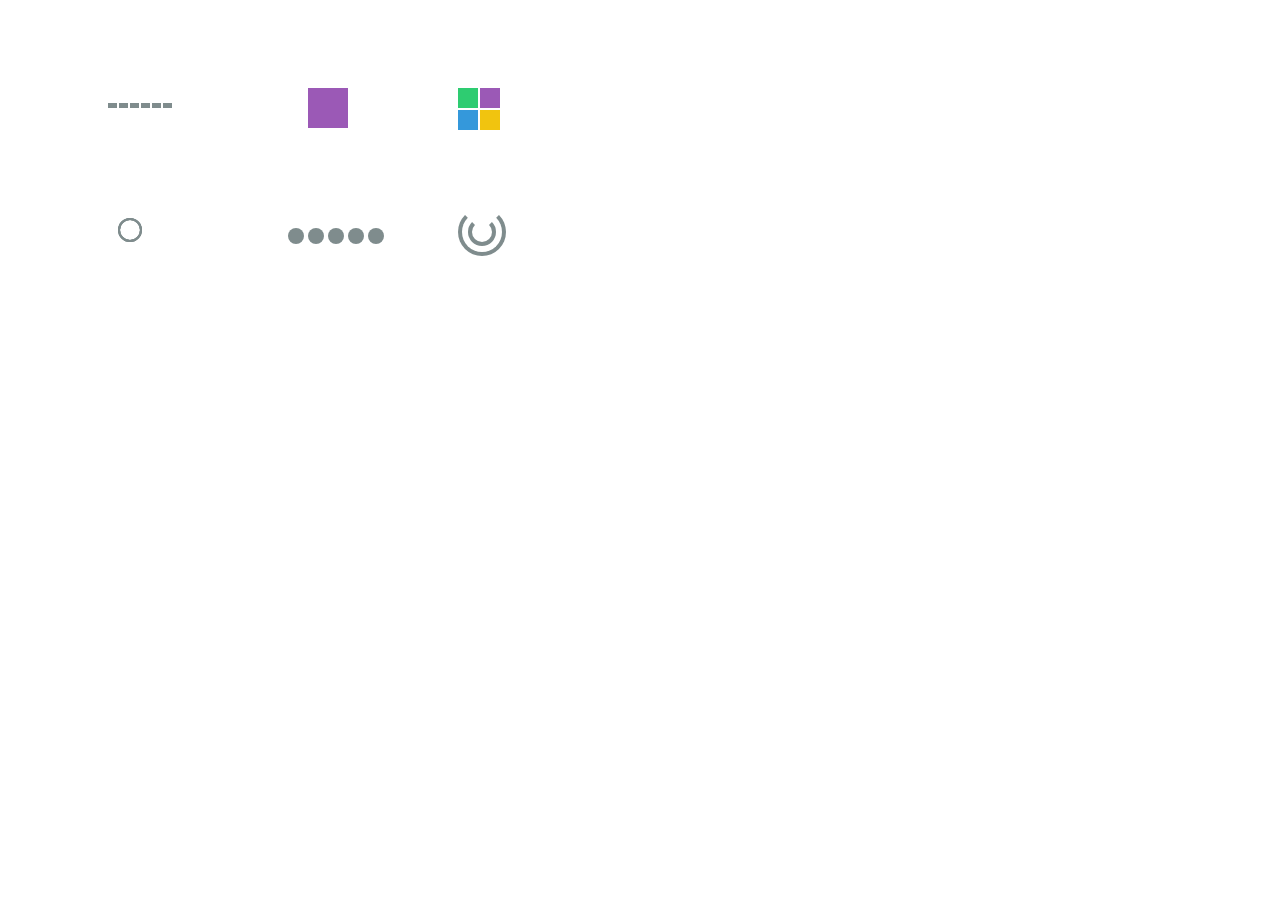
<file: index.html>
<!DOCTYPE html>
<html>
	<head>
		<meta charset="utf-8" />
		<title>加载动画</title>
		<link rel="stylesheet" type="text/css" href="css/index.css"/>
	</head>
	<body>
		<div class="preloader_1">
			<span></span>
			<span></span>
			<span></span>
			<span></span>
			<span></span>
			<span></span>
		</div>
		<div class="preloader_2">
			<span></span>
			<span></span>
			<span></span>
			<span></span>
		</div>
		<div class="box3"> 
			<span></span>
			<span></span>
		</div>
		<div class="box4">
			<span></span>
			<span></span>
			<span></span>
			<span></span>
			<span></span>
		</div>
		<div class="box5">
			<span></span>
			<span></span>
			<span></span>
		</div>
		
		<div class="preloader_6">
			<span></span>
			<span></span>
			<span></span>
			<span></span>
		</div>
	</body>
</html>
</file>
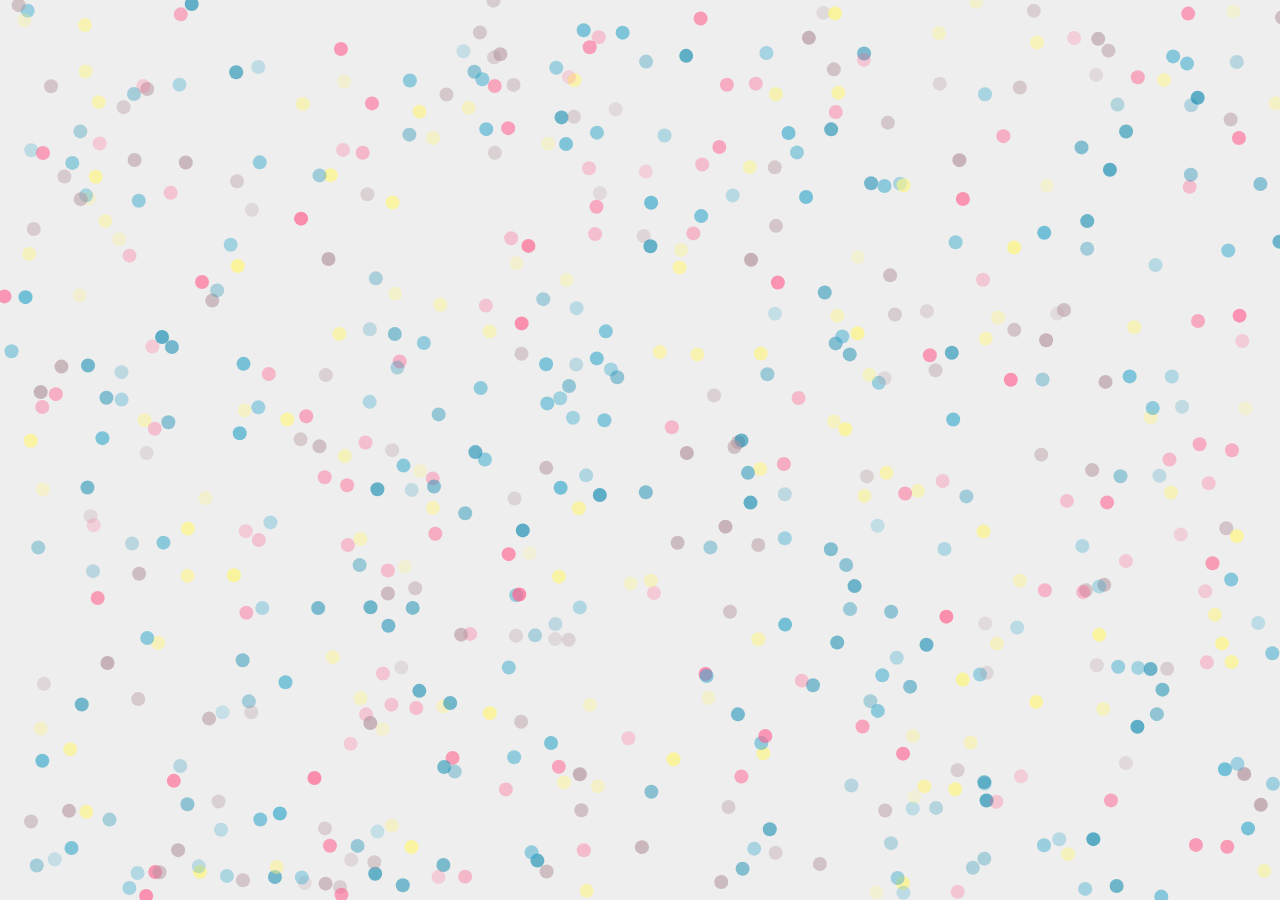
<file: grain/index.html>
<!DOCTYPE html>
<html>
  <head>
    <meta charset="UTF-8">
    <!-- <title>HTML5像素文字爆炸重组动画特效DEMO演示</title> -->
    <link rel="stylesheet" href="css/index.css" media="screen" type="text/css" />
  </head>
  <body>
    <canvas id="text" width="500" height="100"></canvas>
    <canvas id="stage" width="500" height="100"></canvas>
    <input type="text" id="inputText" value="HELLO" style="display: none;" />
<!--   <form id="form">
      <input type="text" id="inputText" value="HELLO" />
      <input type="submit" value="TRY IT" />
  </form> -->
    <!-- <div style="text-align:center;clear:both"> -->
    <!-- <script src="/gg_bd_ad_720x90.js" type="text/javascript"></script> -->
    <!-- <script src="/follow.js" type="text/javascript"></script> -->
    <!-- </div> -->
    <!-- <script src='js/EasePack.min.js'></script> -->
    <script src='js/TweenLite.min.js'></script>
    <script src='js/easeljs-0.7.1.min.js'></script>
    <!-- <script src='js/requestAnimationFrame.js'></script> -->
    <script src="js/index.js"></script>
  </body>

</html>
</file>
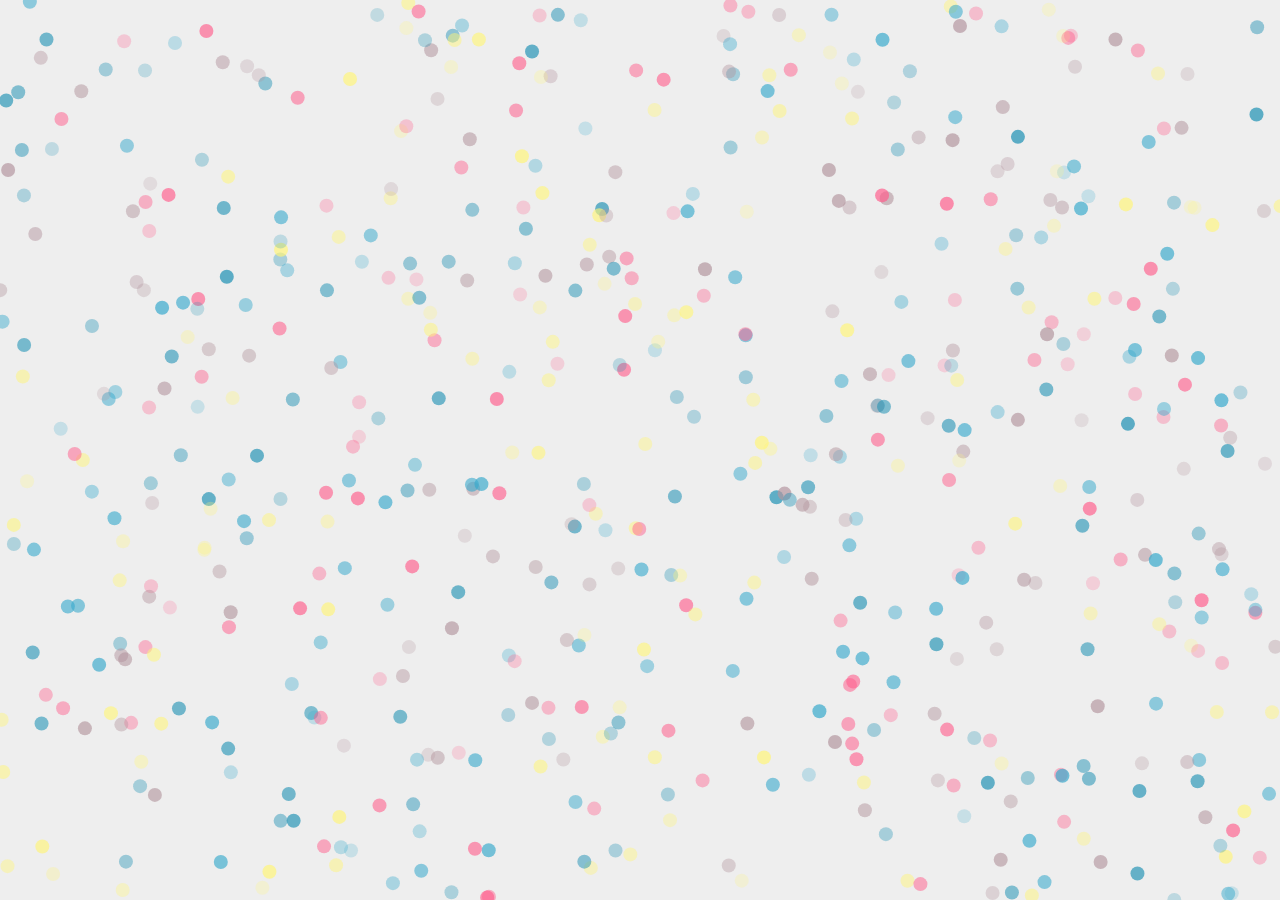
<file: 粒子动画/index.html>
<!DOCTYPE html>
<html>
  <head>
    <meta charset="UTF-8">
    <!-- <title>HTML5像素文字爆炸重组动画特效DEMO演示</title> -->
    <link rel="stylesheet" href="css/style.css" media="screen" type="text/css" />
  </head>
  <body>
    <canvas id="text" width="500" height="100"></canvas>
    <canvas id="stage" width="500" height="100"></canvas>
    <input type="text" id="inputText" value="HELLO" style="display: none;" />
<!--   <form id="form">
      <input type="text" id="inputText" value="HELLO" />
      <input type="submit" value="TRY IT" />
  </form> -->
    <!-- <div style="text-align:center;clear:both"> -->
    <!-- <script src="/gg_bd_ad_720x90.js" type="text/javascript"></script> -->
    <!-- <script src="/follow.js" type="text/javascript"></script> -->
    <!-- </div> -->
    <!-- <script src='js/EasePack.min.js'></script> -->
    <script src='js/TweenLite.min.js'></script>
    <script src='js/easeljs-0.7.1.min.js'></script>
    <!-- <script src='js/requestAnimationFrame.js'></script> -->
    <script src="js/index.js"></script>
  </body>

</html>
</file>
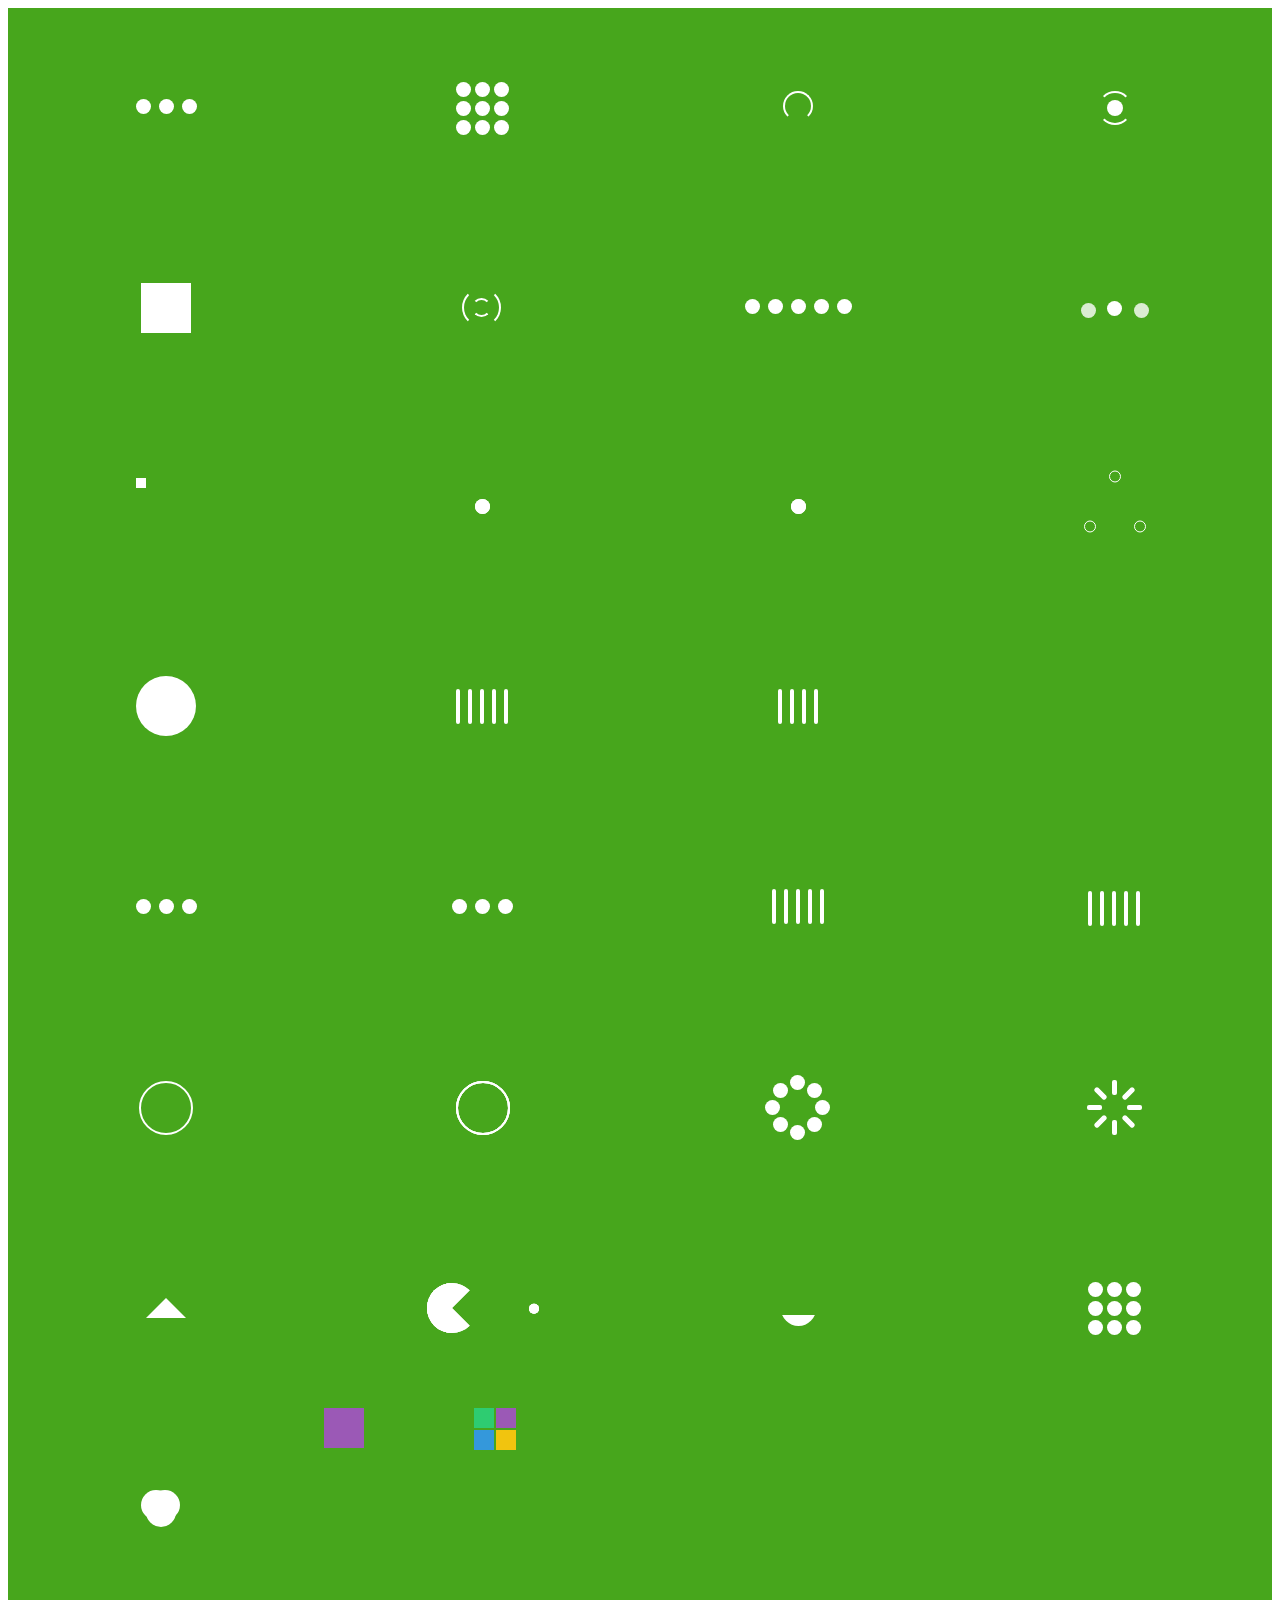
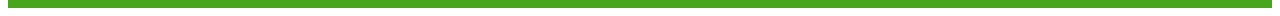
<file: only_css/loading/index.html>
<!DOCTYPE html>
<html>
	<head>
		<meta charset="utf-8" />
		<title>加载动画</title>
		<link rel="stylesheet" type="text/css" href="css/index.css"/>
	</head>
	<body>
		<div class="loaders">
      <div class="loader">
        <div class="loader-inner ball-pulse">
          <div></div>
          <div></div>
          <div></div>
        </div><span class="tooltip">
          <p>ball-pulse</p></span>
      </div>
      <div class="loader">
        <div class="loader-inner ball-grid-pulse">
          <div></div>
          <div></div>
          <div></div>
          <div></div>
          <div></div>
          <div></div>
          <div></div>
          <div></div>
          <div></div>
        </div><span class="tooltip">
          <p>ball-grid-pulse</p></span>
      </div>
      <div class="loader">
        <div class="loader-inner ball-clip-rotate">
          <div></div>
        </div><span class="tooltip">
          <p>ball-clip-rotate</p></span>
      </div>
      <div class="loader">
        <div class="loader-inner ball-clip-rotate-pulse">
          <div></div>
          <div></div>
        </div><span class="tooltip">
          <p>ball-clip-rotate-pulse</p></span>
      </div>
      <div class="loader">
        <div class="loader-inner square-spin">
          <div></div>
        </div><span class="tooltip">
          <p>square-spin</p></span>
      </div>
      <div class="loader">
        <div class="loader-inner ball-clip-rotate-multiple">
          <div></div>
          <div></div>
        </div><span class="tooltip">
          <p>ball-clip-rotate-multiple</p></span>
      </div>
      <div class="loader">
        <div class="loader-inner ball-pulse-rise">
          <div></div>
          <div></div>
          <div></div>
          <div></div>
          <div></div>
        </div><span class="tooltip">
          <p>ball-pulse-rise</p></span>
      </div>
      <div class="loader">
        <div class="loader-inner ball-rotate">
          <div></div>
        </div><span class="tooltip">
          <p>ball-rotate</p></span>
      </div>
      <div class="loader">
        <div class="loader-inner cube-transition">
          <div></div>
          <div></div>
        </div><span class="tooltip">
          <p>cube-transition</p></span>
      </div>
      <div class="loader">
        <div class="loader-inner ball-zig-zag">
          <div></div>
          <div></div>
        </div><span class="tooltip">
          <p>ball-zig-zag</p></span>
      </div>
      <div class="loader">
        <div class="loader-inner ball-zig-zag-deflect">
          <div></div>
          <div></div>
        </div><span class="tooltip">
          <p>ball-zig-zag-deflect</p></span>
      </div>
      <div class="loader">
        <div class="loader-inner ball-triangle-path">
          <div></div>
          <div></div>
          <div></div>
        </div><span class="tooltip">
          <p>ball-triangle-path</p></span>
      </div>
      <div class="loader">
        <div class="loader-inner ball-scale">
          <div></div>
        </div><span class="tooltip">
          <p>ball-scale</p></span>
      </div>
      <div class="loader">
        <div class="loader-inner line-scale">
          <div></div>
          <div></div>
          <div></div>
          <div></div>
          <div></div>
        </div><span class="tooltip">
          <p>line-scale</p></span>
      </div>
      <div class="loader">
        <div class="loader-inner line-scale-party">
          <div></div>
          <div></div>
          <div></div>
          <div></div>
        </div><span class="tooltip">
          <p>line-scale-party</p></span>
      </div>
      <div class="loader">
        <div class="loader-inner ball-scale-multiple">
          <div></div>
          <div></div>
          <div></div>
        </div><span class="tooltip">
          <p>ball-scale-multiple</p></span>
      </div>
      <div class="loader">
        <div class="loader-inner ball-pulse-sync">
          <div></div>
          <div></div>
          <div></div>
        </div><span class="tooltip">
          <p>ball-pulse-sync</p></span>
      </div>
      <div class="loader">
        <div class="loader-inner ball-beat">
          <div></div>
          <div></div>
          <div></div>
        </div><span class="tooltip">
          <p>ball-beat</p></span>
      </div>
      <div class="loader">
        <div class="loader-inner line-scale-pulse-out">
          <div></div>
          <div></div>
          <div></div>
          <div></div>
          <div></div>
        </div><span class="tooltip">
          <p>line-scale-pulse-out</p></span>
      </div>
      <div class="loader">
        <div class="loader-inner line-scale-pulse-out-rapid">
          <div></div>
          <div></div>
          <div></div>
          <div></div>
          <div></div>
        </div><span class="tooltip">
          <p>line-scale-pulse-out-rapid</p></span>
      </div>
      <div class="loader">
        <div class="loader-inner ball-scale-ripple">
          <div></div>
        </div><span class="tooltip">
          <p>ball-scale-ripple</p></span>
      </div>
      <div class="loader">
        <div class="loader-inner ball-scale-ripple-multiple">
          <div></div>
          <div></div>
          <div></div>
        </div><span class="tooltip">
          <p>ball-scale-ripple-multiple</p></span>
      </div>
      <div class="loader">
        <div class="loader-inner ball-spin-fade-loader">
          <div></div>
          <div></div>
          <div></div>
          <div></div>
          <div></div>
          <div></div>
          <div></div>
          <div></div>
        </div><span class="tooltip">
          <p>ball-spin-fade-loader</p></span>
      </div>
      <div class="loader">
        <div class="loader-inner line-spin-fade-loader">
          <div></div>
          <div></div>
          <div></div>
          <div></div>
          <div></div>
          <div></div>
          <div></div>
          <div></div>
        </div><span class="tooltip">
          <p>line-spin-fade-loader</p></span>
      </div>
      <div class="loader">
        <div class="loader-inner triangle-skew-spin">
          <div></div>
        </div><span class="tooltip">
          <p>triangle-skew-spin</p></span>
      </div>
      <div class="loader">
        <div class="loader-inner pacman">
          <div></div>
          <div></div>
          <div></div>
          <div></div>
          <div></div>
        </div><span class="tooltip">
          <p>pacman</p></span>
      </div>
      <div class="loader">
        <div class="loader-inner semi-circle-spin">
          <div></div>
        </div><span class="tooltip">
          <p>semi-circle-spin</p></span>
      </div>
      <div class="loader">
        <div class="loader-inner ball-grid-beat">
          <div></div>
          <div></div>
          <div></div>
          <div></div>
          <div></div>
          <div></div>
          <div></div>
          <div></div>
          <div></div>
        </div><span class="tooltip">
          <p>ball-grid-beat</p></span>
      </div>
      <div class="loader">
        <div class="loader-inner ball-scale-random">
          <div></div>
          <div></div>
          <div></div>
        </div><span class="tooltip">
          <p>ball-scale-random</p></span>
			</div>
			<div class="combination-block">
				<span></span>
				<span></span>
				<span></span>
				<span></span>
			</div>
			<div class="rotate-block">
				<span></span>
				<span></span>
				<span></span>
				<span></span>
			</div>
    </div>
	</body>
</html>
</file>
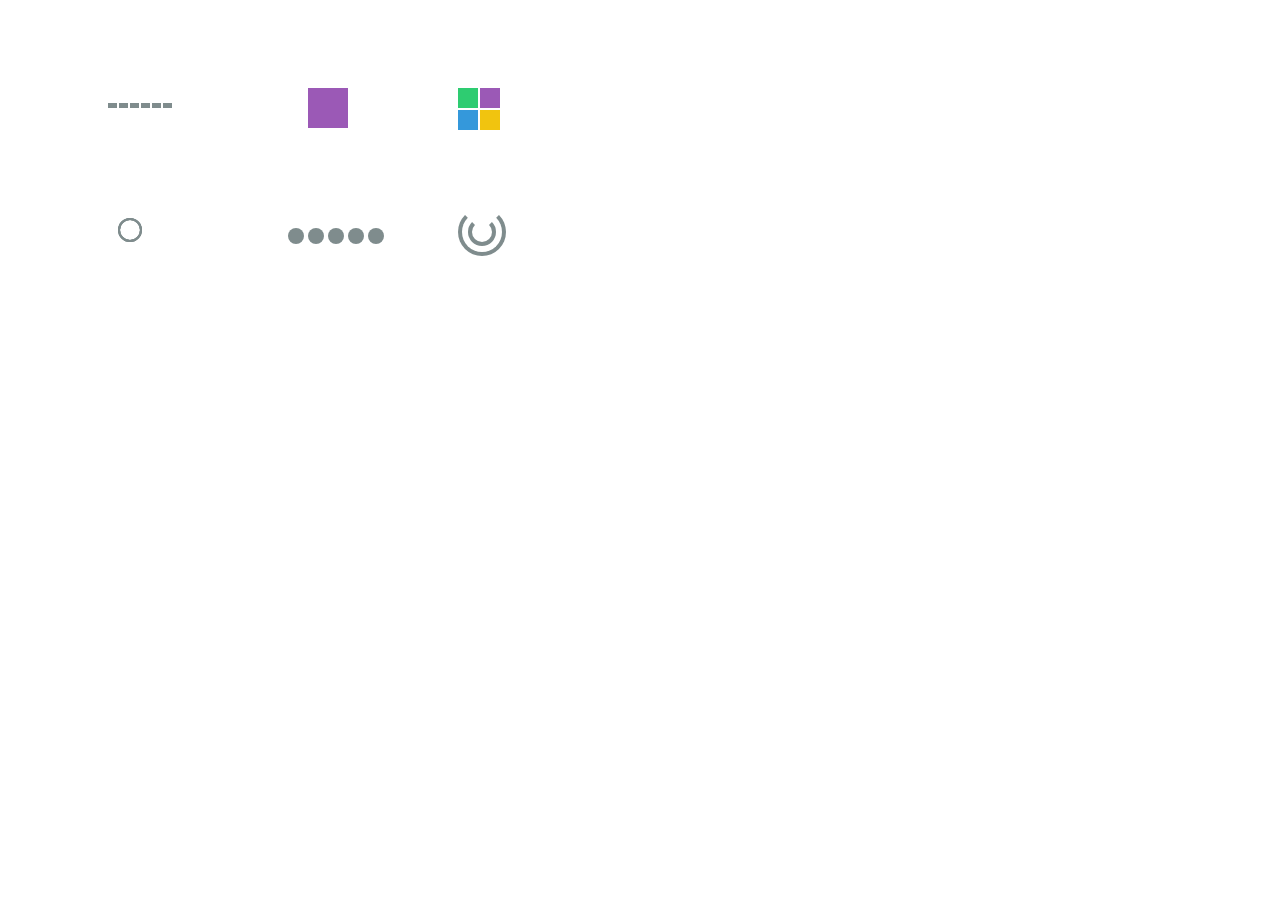
<file: 加载动画.html>
<!DOCTYPE html>
<html>
	<head>
		<meta charset="utf-8" />
		<title>加载动画</title>
		<link rel="stylesheet" type="text/css" href="css/donghua.css"/>
	</head>
	<body>
		<div class="preloader_1">
			<span></span>
			<span></span>
			<span></span>
			<span></span>
			<span></span>
			<span></span>
		</div>
		<div class="preloader_2">
			<span></span>
			<span></span>
			<span></span>
			<span></span>
		</div>
		<div class="box3"> 
			<span></span>
			<span></span>
		</div>
		<div class="box4">
			<span></span>
			<span></span>
			<span></span>
			<span></span>
			<span></span>
		</div>
		<div class="box5">
			<span></span>
			<span></span>
			<span></span>
		</div>
		
		<div class="preloader_6">
			<span></span>
			<span></span>
			<span></span>
			<span></span>
		</div>
	</body>
</html>
</file>
<file: css/index.css>
.preloader_1 {
				width: 150px;
				height: 50px;
				margin-top: 50px;
				margin-left: 100px;
				position: absolute;
			}
			.preloader_1 span {
				display: block;
				width: 9px;
				height: 5px;
				bottom: 0;
				background: #7F8C8D;
				position: absolute;
				-webkit-animation: preloader_1 1.5s	 infinite ease-in-out;
				-moz-animation: preloader_1 1.5s	 infinite ease-in-out;
				-ms-animation: preloader_1 1.5s	 infinite ease-in-out;
				-o-animation: preloader_1 1.5s	 infinite ease-in-out;
				animation: preloader_1 1.5s	 infinite ease-in-out;
			}
			.preloader_1 span:nth-child(2){
				left: 11px;
				-webkit-animation-delay: .2s;
				-moz-animation-delay: .2s;
				-ms-animation-delay: .2s;
				-o-animation-delay: .2s;
				animation-delay: .2s;
			}
			.preloader_1 span:nth-child(3){
				left: 22px;
				-webkit-animation-delay: .4s;
				-moz-animation-delay: .4s;
				-ms-animation-delay: .4s;
				-o-animation-delay: .4s;
				animation-delay: .4s;
			}
			.preloader_1 span:nth-child(4){
				left: 33px;
				-webkit-animation-delay: .6s;
				-moz-animation-delay: .6s;
				-ms-animation-delay: .6s;
				-o-animation-delay: .6s;
				animation-delay: .6s;
			}
			.preloader_1 span:nth-child(5){
				left: 44px;
				-webkit-animation-delay: .8s;
				-moz-animation-delay: .8s;
				-ms-animation-delay: .8s;
				-o-animation-delay: .8s;
				animation-delay: .8s;
			}
			.preloader_1 span:nth-child(6){
				left: 55px;
				-webkit-animation-delay: 1s;
				-moz-animation-delay: 1s;
				-ms-animation-delay: 1s;
				-o-animation-delay: 1s;
				animation-delay: 1s;
			}
			@keyframes preloader_1 {
			    0% {height:5px;-webkit-transform:translateY(0px);background:#9b59b6;}
			    25% {height:30px;-webkit-transform:translateY(15px);background:#7F8C8D;}
			    50% {height:5px;-webkit-transform:translateY(0px);background:#9b59b6;}
			    100% {height:5px;-webkit-transform:translateY(0px);background:#9b59b6;}
			}
			@-webkit-keyframes preloader_1 {
			    0% {height:5px;-webkit-transform:translateY(0px);background:#9b59b6;}
			    25% {height:30px;-webkit-transform:translateY(15px);background:#7F8C8D;}
			    50% {height:5px;-webkit-transform:translateY(0px);background:#9b59b6;}
			    100% {height:5px;-webkit-transform:translateY(0px);background:#9b59b6;}
			}
			@-moz-keyframes preloader_1 {
			    0% {height:5px;-webkit-transform:translateY(0px);background:#9b59b6;}
			    25% {height:30px;-webkit-transform:translateY(15px);background:#7F8C8D;}
			    50% {height:5px;-webkit-transform:translateY(0px);background:#9b59b6;}
			    100% {height:5px;-webkit-transform:translateY(0px);background:#9b59b6;}
			}
			@-ms-keyframes preloader_1 {
			    0% {height:5px;-webkit-transform:translateY(0px);background:#9b59b6;}
			    25% {height:30px;-webkit-transform:translateY(15px);background:#7F8C8D;}
			    50% {height:5px;-webkit-transform:translateY(0px);background:#9b59b6;}
			    100% {height:5px;-webkit-transform:translateY(0px);background:#9b59b6;}
			}
			@-o-keyframes preloader_1 {
			    0% {height:5px;-webkit-transform:translateY(0px);background:#9b59b6;}
			    25% {height:30px;-webkit-transform:translateY(15px);background:#7F8C8D;}
			    50% {height:5px;-webkit-transform:translateY(0px);background:#9b59b6;}
			    100% {height:5px;-webkit-transform:translateY(0px);background:#9b59b6;}
			}
			/*=========================  动画1  =============================*/
			
.preloader_2 {
	width: 150px;
	height: 40px;
	position: absolute;
	margin-top: 80px;
	margin-left: 300px;
}
.preloader_2 span {
	display: block;
	width: 20px;
	height: 20px;
	position: absolute;
	bottom: 0;
	background: #9B59B6;
}
.preloader_2 span:nth-child(1){
	top: 0px;
	-webkit-animation: preloader_2_1 1.5s infinite ease-in-out;
	-moz-animation: preloader_2_1 1.5s infinite ease-in-out;
	-ms-animation: preloader_2_1 1.5s infinite ease-in-out;
	-o-animation: preloader_2_1 1.5s infinite ease-in-out;
	animation: preloader_2_1 1.5s infinite ease-in-out;
}
.preloader_2 span:nth-child(2){
	left: 20px;
	-webkit-animation: preloader_2_2 1.5s infinite ease-in-out;
	-moz-animation: preloader_2_2 1.5s infinite ease-in-out;
	-ms-animation: preloader_2_2 1.5s infinite ease-in-out;
	-o-animation: preloader_2_2 1.5s infinite ease-in-out;
	animation: preloader_2_2 1.5s infinite ease-in-out;
}
.preloader_2 span:nth-child(3){
	top: 20px;
	-webkit-animation: preloader_2_3 1.5s infinite ease-in-out;
	-moz-animation: preloader_2_3 1.5s infinite ease-in-out;
	-ms-animation: preloader_2_3 1.5s infinite ease-in-out;
	-o-animation: preloader_2_3 1.5s infinite ease-in-out;
	animation: preloader_2_3 1.5s infinite ease-in-out;
}
.preloader_2 span:nth-child(4){
	left: 20px;
	top: 0px;
	-webkit-animation: preloader_2_4 1.5s infinite ease-in-out;
	-moz-animation: preloader_2_4 1.5s infinite ease-in-out;
	-ms-animation: preloader_2_4 1.5s infinite ease-in-out;
	-o-animation: preloader_2_4 1.5s infinite ease-in-out;
	animation: preloader_2_4 1.5s infinite ease-in-out;
}
@-webkit-keyframes preloader_2_1 {
    0% {-webkit-transform: translateX(0px) translateY(0px)  rotate(0deg); border-radius:0px;}
    50% {-webkit-transform: translateX(-20px) translateY(10px) rotate(-180deg); border-radius:20px;background:#3498db;}
    80% {-webkit-transform: translateX(0px) translateY(0px) rotate(-360deg); border-radius:0px;}
     100% {-webkit-transform: translateX(0px) translateY(0px) rotate(-360deg); border-radius:0px;}
}
@-moz-keyframes preloader_2_1 {
    0% {-webkit-transform: translateX(0px) translateY(0px)  rotate(0deg); border-radius:0px;}
    50% {-webkit-transform: translateX(-20px) translateY(10px) rotate(-180deg); border-radius:20px;background:#3498db;}
    80% {-webkit-transform: translateX(0px) translateY(0px) rotate(-360deg); border-radius:0px;}
     100% {-webkit-transform: translateX(0px) translateY(0px) rotate(-360deg); border-radius:0px;}
}
@-ms-keyframes preloader_2_1 {
    0% {-webkit-transform: translateX(0px) translateY(0px)  rotate(0deg); border-radius:0px;}
    50% {-webkit-transform: translateX(-20px) translateY(10px) rotate(-180deg); border-radius:20px;background:#3498db;}
    80% {-webkit-transform: translateX(0px) translateY(0px) rotate(-360deg); border-radius:0px;}
     100% {-webkit-transform: translateX(0px) translateY(0px) rotate(-360deg); border-radius:0px;}
}
@-o-keyframes preloader_2_1 {
    0% {-webkit-transform: translateX(0px) translateY(0px)  rotate(0deg); border-radius:0px;}
    50% {-webkit-transform: translateX(-20px) translateY(10px) rotate(-180deg); border-radius:20px;background:#3498db;}
    80% {-webkit-transform: translateX(0px) translateY(0px) rotate(-360deg); border-radius:0px;}
     100% {-webkit-transform: translateX(0px) translateY(0px) rotate(-360deg); border-radius:0px;}
}
@keyframes preloader_2_1 {
    0% {-webkit-transform: translateX(0px) translateY(0px)  rotate(0deg); border-radius:0px;}
    50% {-webkit-transform: translateX(-20px) translateY(10px) rotate(-180deg); border-radius:20px;background:#3498db;}
    80% {-webkit-transform: translateX(0px) translateY(0px) rotate(-360deg); border-radius:0px;}
     100% {-webkit-transform: translateX(0px) translateY(0px) rotate(-360deg); border-radius:0px;}
}
@keyframes preloader_2_2 {
    0% {-webkit-transform: translateX(0px) translateY(0px)  rotate(0deg); border-radius:0px;}
    50% {-webkit-transform: translateX(20px) translateY(-10px) rotate(180deg); border-radius:20px;background:#f1c40f;}
    80% {-webkit-transform: translateX(0px) translateY(0px) rotate(360deg); border-radius:0px;}
     100% {-webkit-transform: translateX(0px) translateY(0px) rotate(360deg); border-radius:0px;}
}
@-webkit-keyframes preloader_2_2 {
    0% {-webkit-transform: translateX(0px) translateY(0px)  rotate(0deg); border-radius:0px;}
    50% {-webkit-transform: translateX(20px) translateY(-10px) rotate(180deg); border-radius:20px;background:#f1c40f;}
    80% {-webkit-transform: translateX(0px) translateY(0px) rotate(360deg); border-radius:0px;}
     100% {-webkit-transform: translateX(0px) translateY(0px) rotate(360deg); border-radius:0px;}
}
@-moz-keyframes preloader_2_2 {
    0% {-webkit-transform: translateX(0px) translateY(0px)  rotate(0deg); border-radius:0px;}
    50% {-webkit-transform: translateX(20px) translateY(-10px) rotate(180deg); border-radius:20px;background:#f1c40f;}
    80% {-webkit-transform: translateX(0px) translateY(0px) rotate(360deg); border-radius:0px;}
     100% {-webkit-transform: translateX(0px) translateY(0px) rotate(360deg); border-radius:0px;}
}
@-ms-keyframes preloader_2_2 {
    0% {-webkit-transform: translateX(0px) translateY(0px)  rotate(0deg); border-radius:0px;}
    50% {-webkit-transform: translateX(20px) translateY(-10px) rotate(180deg); border-radius:20px;background:#f1c40f;}
    80% {-webkit-transform: translateX(0px) translateY(0px) rotate(360deg); border-radius:0px;}
     100% {-webkit-transform: translateX(0px) translateY(0px) rotate(360deg); border-radius:0px;}
}
@-o-keyframes preloader_2_2 {
    0% {-webkit-transform: translateX(0px) translateY(0px)  rotate(0deg); border-radius:0px;}
    50% {-webkit-transform: translateX(20px) translateY(-10px) rotate(-80deg); border-radius:20px;background:#f1c40f;}
    80% {-webkit-transform: translateX(0px) translateY(0px) rotate(360deg); border-radius:0px;}
     100% {-webkit-transform: translateX(0px) translateY(0px) rotate(360deg); border-radius:0px;}
}
@keyframes preloader_2_3 {
    0% {-webkit-transform: translateX(0px) translateY(0px)  rotate(0deg); border-radius:0px;}
    50% {-webkit-transform: translateX(-20px) translateY(-10px) rotate(-180deg); border-radius:20px;background:#2ecc71;}
    80% {-webkit-transform: translateX(0px) translateY(0px) rotate(-360deg); border-radius:0px;}
     100% {-webkit-transform: translateX(0px) translateY(0px) rotate(-360deg); border-radius:0px;}
}
@-webkit-keyframes preloader_2_3 {
    0% {-webkit-transform: translateX(0px) translateY(0px)  rotate(0deg); border-radius:0px;}
    50% {-webkit-transform: translateX(-20px) translateY(-10px) rotate(-180deg); border-radius:20px;background:#2ecc71;}
    80% {-webkit-transform: translateX(0px) translateY(0px) rotate(-360deg); border-radius:0px;}
     100% {-webkit-transform: translateX(0px) translateY(0px) rotate(-360deg); border-radius:0px;}
}
@-moz-keyframes preloader_2_3 {
    0% {-webkit-transform: translateX(0px) translateY(0px)  rotate(0deg); border-radius:0px;}
    50% {-webkit-transform: translateX(-20px) translateY(-10px) rotate(-180deg); border-radius:20px;background:#2ecc71;}
    80% {-webkit-transform: translateX(0px) translateY(0px) rotate(-360deg); border-radius:0px;}
     100% {-webkit-transform: translateX(0px) translateY(0px) rotate(-360deg); border-radius:0px;}
}
@-ms-keyframes preloader_2_3 {
    0% {-webkit-transform: translateX(0px) translateY(0px)  rotate(0deg); border-radius:0px;}
    50% {-webkit-transform: translateX(-20px) translateY(-10px) rotate(-180deg); border-radius:20px;background:#2ecc71;}
    80% {-webkit-transform: translateX(0px) translateY(0px) rotate(-360deg); border-radius:0px;}
     100% {-webkit-transform: translateX(0px) translateY(0px) rotate(-360deg); border-radius:0px;}
}
@-o-keyframes preloader_2_3 {
    0% {-webkit-transform: translateX(0px) translateY(0px)  rotate(0deg); border-radius:0px;}
    50% {-webkit-transform: translateX(-20px) translateY(-10px) rotate(-180deg); border-radius:20px;background:#2ecc71;}
    80% {-webkit-transform: translateX(0px) translateY(0px) rotate(-360deg); border-radius:0px;}
     100% {-webkit-transform: translateX(0px) translateY(0px) rotate(-360deg); border-radius:0px;}
}
@keyframes preloader_2_4 {
    0% {-webkit-transform: translateX(0px) translateY(0px)  rotate(0deg); border-radius:0px;}
    50% {-webkit-transform: translateX(20px) translateY(10px) rotate(180deg); border-radius:20px;background:#e74c3c;}
    80% {-webkit-transform: translateX(0px) translateY(0px) rotate(360deg); border-radius:0px;}
     100% {-webkit-transform: translateX(0px) translateY(0px) rotate(360deg); border-radius:0px;}
}
@-webkit-keyframes preloader_2_4 {
    0% {-webkit-transform: translateX(0px) translateY(0px)  rotate(0deg); border-radius:0px;}
    50% {-webkit-transform: translateX(20px) translateY(10px) rotate(180deg); border-radius:20px;background:#e74c3c;}
    80% {-webkit-transform: translateX(0px) translateY(0px) rotate(360deg); border-radius:0px;}
     100% {-webkit-transform: translateX(0px) translateY(0px) rotate(360deg); border-radius:0px;}
}
@-moz-keyframes preloader_2_4 {
    0% {-webkit-transform: translateX(0px) translateY(0px)  rotate(0deg); border-radius:0px;}
    50% {-webkit-transform: translateX(20px) translateY(10px) rotate(180deg); border-radius:20px;background:#e74c3c;}
    80% {-webkit-transform: translateX(0px) translateY(0px) rotate(360deg); border-radius:0px;}
     100% {-webkit-transform: translateX(0px) translateY(0px) rotate(360deg); border-radius:0px;}
}
@-ms-keyframes preloader_2_4 {
    0% {-webkit-transform: translateX(0px) translateY(0px)  rotate(0deg); border-radius:0px;}
    50% {-webkit-transform: translateX(20px) translateY(10px) rotate(180deg); border-radius:20px;background:#e74c3c;}
    80% {-webkit-transform: translateX(0px) translateY(0px) rotate(360deg); border-radius:0px;}
     100% {-webkit-transform: translateX(0px) translateY(0px) rotate(360deg); border-radius:0px;}
}
@-o-keyframes preloader_2_4 {
    0% {-webkit-transform: translateX(0px) translateY(0px)  rotate(0deg); border-radius:0px;}
    50% {-webkit-transform: translateX(20px) translateY(10px) rotate(180deg); border-radius:20px;background:#e74c3c;}
    80% {-webkit-transform: translateX(0px) translateY(0px) rotate(360deg); border-radius:0px;}
     100% {-webkit-transform: translateX(0px) translateY(0px) rotate(360deg); border-radius:0px;}
}
			/*=========================  动画2  =============================*/
.box3 {
				position: relative;
				top: 200px;
				left: 450px;
			}
			.box3 span {
				position: absolute;
				border: 4px solid #7F8C8D;
				border-top: 4px solid transparent;
				border-radius: 999px;
			}
			.box3 span:nth-child(1) {
				width: 40px;
				height: 40px;
				-webkit-animation: 2s quan1 infinite linear;
			}
			.box3 span:nth-child(2) {
				width: 20px;
				height: 20px;
				top: 10px;
				left: 10px;
				-webkit-animation: 1s quan2 infinite linear;
			}
			@-webkit-keyframes quan1 {
				0% {
					-webkit-transform:rotate(0deg);
					opacity: 1;
					}
				50% {
					-webkit-transform:rotate(180deg);
					opacity: 0.5;
					}
				100% {
					-webkit-transform:rotate(360deg);
					opacity: 1;
					}
			}
			@-webkit-keyframes quan2 {
				0% {
					-webkit-transform:rotate(360deg);
					opacity: 0.5;
					}
				50% {
					-webkit-transform:rotate(180deg); 
					opacity: 1;
				}
				100% {
					-webkit-transform:rotate(0deg);
					opacity: 0.5;
				}
			}
			
			/*  加载动画2  */
			.box4 {
				position: relative;
				top: 220px;
				left: 280px;
			}
			.box4 span {
				position: absolute;
				width: 16px;
				height: 16px;
				background: #7F8C8D;
				border-radius:99px;
				-webkit-animation: bounce 1s infinite linear;
			}
			.box4 span:nth-child(1) {
				left: 0px;
				-webkit-animation-delay: 0s;
			}
			.box4 span:nth-child(2) {
				left: 20px;
				-webkit-animation-delay: 0.25s;
			}
			.box4 span:nth-child(3) {
				left: 40px;
				-webkit-animation-delay: 0.5s;
			}
			.box4 span:nth-child(4) {
				left: 60px;
				-webkit-animation-delay: 0.75s;
			}
			.box4 span:nth-child(5) {
				left: 80px;
				-webkit-animation-delay: 1s;
			}
			@-webkit-keyframes bounce {
				0% {
					opacity: 0.5;
					-webkit-transform: translateY(0px);
				}
				50% {
					opacity: 1;
					-webkit-transform: translateY(-30px);
				}
				100% {
					opacity: 0.5;
					-webkit-transform: translateY(0px);
				}
			}
			/*  加载动画3  */
			
			.box5 {
				position: relative;
				top: 180px;
				left: 80px;
			}
			.box5 span {
				position: absolute;
				top: 30px;
				left: 30px;
				border: 2px solid #7F8C8D;
				border-radius:999px;
				-webkit-animation: scale 1.5s infinite linear;
			} 
			.box5 span:nth-child(1) {
				width: 20px;
				height: 20px;
				-webkit-animation-delay: 0s;
			}
			.box5 span:nth-child(2) {
				width: 20px;
				height: 20px;
				-webkit-animation-delay: 0.5s;
			}
			.box5 span:nth-child(3) {
				width: 20px;
				height: 20px;
				-webkit-animation-delay: 1s;
			}
			@-webkit-keyframes scale {
				0% {
					opacity: 1;
					-webkit-transform: scale(1);
				}
				50% {
					opacity: 0.5;
					-webkit-transform: scale(2);
				}
				100% {
					opacity: 0;
					-webkit-transform: scale(3);
				}
			}
			
/*   6    */

.preloader_6 {
	position: absolute;
	margin-top: 80px;
	margin-left: 450px;
	width: 42px;
	height: 42px;
	-webkit-animation: preloader_6 5s infinite linear;
	-moz-animation: preloader_6 5s infinite linear;
	-ms-animation: preloader_6 5s infinite linear;
	-o-animation: preloader_6 5s infinite linear;
	animation: preloader_6 5s infinite linear;
}
.preloader_6 span {
	display: block;
	width: 20px;
	height: 20px;
	position: absolute;
	-webkit-animation: preloader_6_span 1s infinite linear;
	-moz-animation: preloader_6_span 1s infinite linear;
	-ms-animation: preloader_6_span 1s infinite linear;
	-o-animation: preloader_6_span 1s infinite linear;
	animation: preloader_6_span 1s infinite linear;
}
.preloader_6 span:nth-child(1) {
	background: #2ecc71;
}
.preloader_6 span:nth-child(2) {
	right: 0px;
	background: #9b59b6;
	-webkit-animation-delay: .2s;
	-moz-animation-delay: .2s;
	-ms-animation-delay: .2s;
	-o-animation-delay: .2s;
	animation-delay: .2s;
}
.preloader_6 span:nth-child(3) {
	bottom: 0px;
	background: #3498db;
	-webkit-animation-delay: .4s;
	-moz-animation-delay: .4s;
	-ms-animation-delay: .4s;
	-o-animation-delay: .4s;
	animation-delay: .4s;
}
.preloader_6 span:nth-child(4) {
	bottom: 0px;
	right: 0px;
	background: #f1c40f;
	-webkit-animation-delay: .6s;
	-moz-animation-delay: .6s;
	-ms-animation-delay: .6s;
	-o-animation-delay: .6s;
	animation-delay: .6s;
}
@-webkit-keyframes preloader_6 {
    from {-webkit-transform: rotate(0deg);}
    to {-webkit-transform: rotate(360deg);}
}
@-webkit-keyframes preloader_6_span {
   0% { -webkit-transform:scale(1); }
   50% { -webkit-transform:scale(0.5); }
   100% { -webkit-transform:scale(1); }
}


@-moz-keyframes preloader_6 {
    from {-moz-transform: rotate(0deg);}
    to {-moz-transform: rotate(360deg);}
}
@-moz-keyframes preloader_6_span {
   0% { -moz-transform:scale(1); }
   50% { -moz-transform:scale(0.5); }
   100% { -moz-transform:scale(1); }
}

@-ms-keyframes preloader_6 {
    from {-ms-transform: rotate(0deg);}
    to {-ms-transform: rotate(360deg);}
}
@-ms-keyframes preloader_6_span {
   0% { -ms-transform:scale(1); }
   50% { -ms-transform:scale(0.5); }
   100% { -ms-transform:scale(1); }
}

@-o-keyframes preloader_6 {
    from {-ms-transform: rotate(0deg);}
    to {-ms-transform: rotate(360deg);}
}
@-o-keyframes preloader_6_span {
   0% { -ms-transform:scale(1); }
   50% { -ms-transform:scale(0.5); }
   100% { -ms-transform:scale(1); }
}

@-ms-keyframes preloader_6 {
    from {-ms-transform: rotate(0deg);}
    to {-ms-transform: rotate(360deg);}
}
@keyframes preloader_6_span {
   0% { transform:scale(1); }
   50% { transform:scale(0.5); }
   100% { transform:scale(1); }
}
</file>
<file: grain/css/index.css>
body{background:#eee}
*{position:absolute;margin:0;padding:0}
#text{display:none}

/*
input[type="text"] {
  border: 1px solid #ddd;
  padding: 6px;
  font-size: 18px;
  width: 200px;
  text-transform: uppercase;
  top: 30px;
  left: 130px;
}

input[type="submit"] {
  display: block;
  width: 100px;
  border: 0;
  line-height: 35px;
  height: 35px;
  color: #fff;
  background: mediumpurple;
  font-size: 18px;
  top: 30px;
  left: 350px;
  cursor: pointer;
}

form {
  width: 600px;
  height: 100px;
}*/
</file>
<file: 粒子动画/css/style.css>
body {
  background: #eee;
  /*background: black;*/
}

* {
  position: absolute;
  margin: 0;
  padding: 0;
}
#text{
  display: none;
}
/*
input[type="text"] {
  border: 1px solid #ddd;
  padding: 6px;
  font-size: 18px;
  width: 200px;
  text-transform: uppercase;
  top: 30px;
  left: 130px;
}

input[type="submit"] {
  display: block;
  width: 100px;
  border: 0;
  line-height: 35px;
  height: 35px;
  color: #fff;
  background: mediumpurple;
  font-size: 18px;
  top: 30px;
  left: 350px;
  cursor: pointer;
}

form {
  width: 600px;
  height: 100px;
}*/
</file>
<file: only_css/loading/css/index.css>
.combination-block{position: relative;width:150px;height:40px;}
.combination-block span{display:block;width:20px;height:20px;position:absolute;bottom:0;background:#9b59b6}
.combination-block span:nth-child(1){top:0;-webkit-animation:combination-block_1 1.5s infinite ease-in-out;-moz-animation:combination-block_1 1.5s infinite ease-in-out;-ms-animation:combination-block_1 1.5s infinite ease-in-out;-o-animation:combination-block_1 1.5s infinite ease-in-out;animation:combination-block_1 1.5s infinite ease-in-out}
.combination-block span:nth-child(2){left:20px;-webkit-animation:combination-block_2 1.5s infinite ease-in-out;-moz-animation:combination-block_2 1.5s infinite ease-in-out;-ms-animation:combination-block_2 1.5s infinite ease-in-out;-o-animation:combination-block_2 1.5s infinite ease-in-out;animation:combination-block_2 1.5s infinite ease-in-out}
.combination-block span:nth-child(3){top:20px;-webkit-animation:combination-block_3 1.5s infinite ease-in-out;-moz-animation:combination-block_3 1.5s infinite ease-in-out;-ms-animation:combination-block_3 1.5s infinite ease-in-out;-o-animation:combination-block_3 1.5s infinite ease-in-out;animation:combination-block_3 1.5s infinite ease-in-out}
.combination-block span:nth-child(4){left:20px;top:0;-webkit-animation:combination-block_4 1.5s infinite ease-in-out;-moz-animation:combination-block_4 1.5s infinite ease-in-out;-ms-animation:combination-block_4 1.5s infinite ease-in-out;-o-animation:combination-block_4 1.5s infinite ease-in-out;animation:combination-block_4 1.5s infinite ease-in-out}
@-webkit-keyframes combination-block_1{
0%{-webkit-transform:translateX(0) translateY(0) rotate(0);border-radius:0}
50%{-webkit-transform:translateX(-20px) translateY(10px) rotate(-180deg);border-radius:20px;background:#3498db}
80%{-webkit-transform:translateX(0) translateY(0) rotate(-360deg);border-radius:0}
100%{-webkit-transform:translateX(0) translateY(0) rotate(-360deg);border-radius:0}
}
@-moz-keyframes combination-block_1{
0%{-webkit-transform:translateX(0) translateY(0) rotate(0);border-radius:0}
50%{-webkit-transform:translateX(-20px) translateY(10px) rotate(-180deg);border-radius:20px;background:#3498db}
80%{-webkit-transform:translateX(0) translateY(0) rotate(-360deg);border-radius:0}
100%{-webkit-transform:translateX(0) translateY(0) rotate(-360deg);border-radius:0}
}
@-ms-keyframes combination-block_1{
0%{-webkit-transform:translateX(0) translateY(0) rotate(0);border-radius:0}
50%{-webkit-transform:translateX(-20px) translateY(10px) rotate(-180deg);border-radius:20px;background:#3498db}
80%{-webkit-transform:translateX(0) translateY(0) rotate(-360deg);border-radius:0}
100%{-webkit-transform:translateX(0) translateY(0) rotate(-360deg);border-radius:0}
}
@-o-keyframes combination-block_1{
0%{-webkit-transform:translateX(0) translateY(0) rotate(0);border-radius:0}
50%{-webkit-transform:translateX(-20px) translateY(10px) rotate(-180deg);border-radius:20px;background:#3498db}
80%{-webkit-transform:translateX(0) translateY(0) rotate(-360deg);border-radius:0}
100%{-webkit-transform:translateX(0) translateY(0) rotate(-360deg);border-radius:0}
}
@keyframes combination-block_1{
0%{-webkit-transform:translateX(0) translateY(0) rotate(0);border-radius:0}
50%{-webkit-transform:translateX(-20px) translateY(10px) rotate(-180deg);border-radius:20px;background:#3498db}
80%{-webkit-transform:translateX(0) translateY(0) rotate(-360deg);border-radius:0}
100%{-webkit-transform:translateX(0) translateY(0) rotate(-360deg);border-radius:0}
}
@keyframes combination-block_2{
0%{-webkit-transform:translateX(0) translateY(0) rotate(0);border-radius:0}
50%{-webkit-transform:translateX(20px) translateY(-10px) rotate(180deg);border-radius:20px;background:#f1c40f}
80%{-webkit-transform:translateX(0) translateY(0) rotate(360deg);border-radius:0}
100%{-webkit-transform:translateX(0) translateY(0) rotate(360deg);border-radius:0}
}
@-webkit-keyframes combination-block_2{
0%{-webkit-transform:translateX(0) translateY(0) rotate(0);border-radius:0}
50%{-webkit-transform:translateX(20px) translateY(-10px) rotate(180deg);border-radius:20px;background:#f1c40f}
80%{-webkit-transform:translateX(0) translateY(0) rotate(360deg);border-radius:0}
100%{-webkit-transform:translateX(0) translateY(0) rotate(360deg);border-radius:0}
}
@-moz-keyframes combination-block_2{
0%{-webkit-transform:translateX(0) translateY(0) rotate(0);border-radius:0}
50%{-webkit-transform:translateX(20px) translateY(-10px) rotate(180deg);border-radius:20px;background:#f1c40f}
80%{-webkit-transform:translateX(0) translateY(0) rotate(360deg);border-radius:0}
100%{-webkit-transform:translateX(0) translateY(0) rotate(360deg);border-radius:0}
}
@-ms-keyframes combination-block_2{
0%{-webkit-transform:translateX(0) translateY(0) rotate(0);border-radius:0}
50%{-webkit-transform:translateX(20px) translateY(-10px) rotate(180deg);border-radius:20px;background:#f1c40f}
80%{-webkit-transform:translateX(0) translateY(0) rotate(360deg);border-radius:0}
100%{-webkit-transform:translateX(0) translateY(0) rotate(360deg);border-radius:0}
}
@-o-keyframes combination-block_2{
0%{-webkit-transform:translateX(0) translateY(0) rotate(0);border-radius:0}
50%{-webkit-transform:translateX(20px) translateY(-10px) rotate(-80deg);border-radius:20px;background:#f1c40f}
80%{-webkit-transform:translateX(0) translateY(0) rotate(360deg);border-radius:0}
100%{-webkit-transform:translateX(0) translateY(0) rotate(360deg);border-radius:0}
}
@keyframes combination-block_3{
0%{-webkit-transform:translateX(0) translateY(0) rotate(0);border-radius:0}
50%{-webkit-transform:translateX(-20px) translateY(-10px) rotate(-180deg);border-radius:20px;background:#2ecc71}
80%{-webkit-transform:translateX(0) translateY(0) rotate(-360deg);border-radius:0}
100%{-webkit-transform:translateX(0) translateY(0) rotate(-360deg);border-radius:0}
}
@-webkit-keyframes combination-block_3{
0%{-webkit-transform:translateX(0) translateY(0) rotate(0);border-radius:0}
50%{-webkit-transform:translateX(-20px) translateY(-10px) rotate(-180deg);border-radius:20px;background:#2ecc71}
80%{-webkit-transform:translateX(0) translateY(0) rotate(-360deg);border-radius:0}
100%{-webkit-transform:translateX(0) translateY(0) rotate(-360deg);border-radius:0}
}
@-moz-keyframes combination-block_3{
0%{-webkit-transform:translateX(0) translateY(0) rotate(0);border-radius:0}
50%{-webkit-transform:translateX(-20px) translateY(-10px) rotate(-180deg);border-radius:20px;background:#2ecc71}
80%{-webkit-transform:translateX(0) translateY(0) rotate(-360deg);border-radius:0}
100%{-webkit-transform:translateX(0) translateY(0) rotate(-360deg);border-radius:0}
}
@-ms-keyframes combination-block_3{
0%{-webkit-transform:translateX(0) translateY(0) rotate(0);border-radius:0}
50%{-webkit-transform:translateX(-20px) translateY(-10px) rotate(-180deg);border-radius:20px;background:#2ecc71}
80%{-webkit-transform:translateX(0) translateY(0) rotate(-360deg);border-radius:0}
100%{-webkit-transform:translateX(0) translateY(0) rotate(-360deg);border-radius:0}
}
@-o-keyframes combination-block_3{
0%{-webkit-transform:translateX(0) translateY(0) rotate(0);border-radius:0}
50%{-webkit-transform:translateX(-20px) translateY(-10px) rotate(-180deg);border-radius:20px;background:#2ecc71}
80%{-webkit-transform:translateX(0) translateY(0) rotate(-360deg);border-radius:0}
100%{-webkit-transform:translateX(0) translateY(0) rotate(-360deg);border-radius:0}
}
@keyframes combination-block_4{
0%{-webkit-transform:translateX(0) translateY(0) rotate(0);border-radius:0}
50%{-webkit-transform:translateX(20px) translateY(10px) rotate(180deg);border-radius:20px;background:#e74c3c}
80%{-webkit-transform:translateX(0) translateY(0) rotate(360deg);border-radius:0}
100%{-webkit-transform:translateX(0) translateY(0) rotate(360deg);border-radius:0}
}
@-webkit-keyframes combination-block_4{
0%{-webkit-transform:translateX(0) translateY(0) rotate(0);border-radius:0}
50%{-webkit-transform:translateX(20px) translateY(10px) rotate(180deg);border-radius:20px;background:#e74c3c}
80%{-webkit-transform:translateX(0) translateY(0) rotate(360deg);border-radius:0}
100%{-webkit-transform:translateX(0) translateY(0) rotate(360deg);border-radius:0}
}
@-moz-keyframes combination-block_4{
0%{-webkit-transform:translateX(0) translateY(0) rotate(0);border-radius:0}
50%{-webkit-transform:translateX(20px) translateY(10px) rotate(180deg);border-radius:20px;background:#e74c3c}
80%{-webkit-transform:translateX(0) translateY(0) rotate(360deg);border-radius:0}
100%{-webkit-transform:translateX(0) translateY(0) rotate(360deg);border-radius:0}
}
@-ms-keyframes combination-block_4{
0%{-webkit-transform:translateX(0) translateY(0) rotate(0);border-radius:0}
50%{-webkit-transform:translateX(20px) translateY(10px) rotate(180deg);border-radius:20px;background:#e74c3c}
80%{-webkit-transform:translateX(0) translateY(0) rotate(360deg);border-radius:0}
100%{-webkit-transform:translateX(0) translateY(0) rotate(360deg);border-radius:0}
}
@-o-keyframes combination-block_4{
0%{-webkit-transform:translateX(0) translateY(0) rotate(0);border-radius:0}
50%{-webkit-transform:translateX(20px) translateY(10px) rotate(180deg);border-radius:20px;background:#e74c3c}
80%{-webkit-transform:translateX(0) translateY(0) rotate(360deg);border-radius:0}
100%{-webkit-transform:translateX(0) translateY(0) rotate(360deg);border-radius:0}
}
.rotate-block{position: relative;width:42px;height:42px;-webkit-animation:rotate-block 5s infinite linear;-moz-animation:rotate-block 5s infinite linear;-ms-animation:rotate-block 5s infinite linear;-o-animation:rotate-block 5s infinite linear;animation:rotate-block 5s infinite linear}
.rotate-block span{display:block;width:20px;height:20px;position:absolute;-webkit-animation:rotate-block_span 1s infinite linear;-moz-animation:rotate-block_span 1s infinite linear;-ms-animation:rotate-block_span 1s infinite linear;-o-animation:rotate-block_span 1s infinite linear;animation:rotate-block_span 1s infinite linear}
.rotate-block span:nth-child(1){background:#2ecc71}
.rotate-block span:nth-child(2){right:0;background:#9b59b6;-webkit-animation-delay:.2s;-moz-animation-delay:.2s;-ms-animation-delay:.2s;-o-animation-delay:.2s;animation-delay:.2s}
.rotate-block span:nth-child(3){bottom:0;background:#3498db;-webkit-animation-delay:.4s;-moz-animation-delay:.4s;-ms-animation-delay:.4s;-o-animation-delay:.4s;animation-delay:.4s}
.rotate-block span:nth-child(4){bottom:0;right:0;background:#f1c40f;-webkit-animation-delay:.6s;-moz-animation-delay:.6s;-ms-animation-delay:.6s;-o-animation-delay:.6s;animation-delay:.6s}
@-webkit-keyframes rotate-block{
from{-webkit-transform:rotate(0)}
to{-webkit-transform:rotate(360deg)}
}
@-webkit-keyframes rotate-block_span{
0%{-webkit-transform:scale(1)}
50%{-webkit-transform:scale(.5)}
100%{-webkit-transform:scale(1)}
}
@-moz-keyframes rotate-block{
from{-moz-transform:rotate(0)}
to{-moz-transform:rotate(360deg)}
}
@-moz-keyframes rotate-block_span{
0%{-moz-transform:scale(1)}
50%{-moz-transform:scale(.5)}
100%{-moz-transform:scale(1)}
}
@-ms-keyframes rotate-block{
from{-ms-transform:rotate(0)}
to{-ms-transform:rotate(360deg)}
}
@-ms-keyframes rotate-block_span{
0%{-ms-transform:scale(1)}
50%{-ms-transform:scale(.5)}
100%{-ms-transform:scale(1)}
}
@-o-keyframes rotate-block{
from{-ms-transform:rotate(0)}
to{-ms-transform:rotate(360deg)}
}
@-o-keyframes rotate-block_span{
0%{-ms-transform:scale(1)}
50%{-ms-transform:scale(.5)}
100%{-ms-transform:scale(1)}
}
@-ms-keyframes rotate-block{
from{-ms-transform:rotate(0)}
to{-ms-transform:rotate(360deg)}
}
@keyframes rotate-block_span{
0%{transform:scale(1)}
50%{transform:scale(.5)}
100%{transform:scale(1)}
}
@-webkit-keyframes scale{
0%{-webkit-transform:scale(1);transform:scale(1);opacity:1}
45%{-webkit-transform:scale(.1);transform:scale(.1);opacity:.7}
80%{-webkit-transform:scale(1);transform:scale(1);opacity:1}
}
@keyframes scale{
0%{-webkit-transform:scale(1);transform:scale(1);opacity:1}
45%{-webkit-transform:scale(.1);transform:scale(.1);opacity:.7}
80%{-webkit-transform:scale(1);transform:scale(1);opacity:1}
}
.ball-pulse>div:nth-child(1){-webkit-animation:scale .75s -.24s infinite cubic-bezier(.2,.68,.18,1.08);animation:scale .75s -.24s infinite cubic-bezier(.2,.68,.18,1.08)}
.ball-pulse>div:nth-child(2){-webkit-animation:scale .75s -.12s infinite cubic-bezier(.2,.68,.18,1.08);animation:scale .75s -.12s infinite cubic-bezier(.2,.68,.18,1.08)}
.ball-pulse>div:nth-child(3){-webkit-animation:scale .75s 0s infinite cubic-bezier(.2,.68,.18,1.08);animation:scale .75s 0s infinite cubic-bezier(.2,.68,.18,1.08)}
.ball-pulse>div{background-color:#fff;width:15px;height:15px;border-radius:100%;margin:2px;-webkit-animation-fill-mode:both;animation-fill-mode:both;display:inline-block}
@-webkit-keyframes ball-pulse-sync{
33%{-webkit-transform:translateY(10px);transform:translateY(10px)}
66%{-webkit-transform:translateY(-10px);transform:translateY(-10px)}
100%{-webkit-transform:translateY(0);transform:translateY(0)}
}
@keyframes ball-pulse-sync{
33%{-webkit-transform:translateY(10px);transform:translateY(10px)}
66%{-webkit-transform:translateY(-10px);transform:translateY(-10px)}
100%{-webkit-transform:translateY(0);transform:translateY(0)}
}
.ball-pulse-sync>div:nth-child(1){-webkit-animation:ball-pulse-sync .6s -.14s infinite ease-in-out;animation:ball-pulse-sync .6s -.14s infinite ease-in-out}
.ball-pulse-sync>div:nth-child(2){-webkit-animation:ball-pulse-sync .6s -70ms infinite ease-in-out;animation:ball-pulse-sync .6s -70ms infinite ease-in-out}
.ball-pulse-sync>div:nth-child(3){-webkit-animation:ball-pulse-sync .6s 0s infinite ease-in-out;animation:ball-pulse-sync .6s 0s infinite ease-in-out}
.ball-pulse-sync>div{background-color:#fff;width:15px;height:15px;border-radius:100%;margin:2px;-webkit-animation-fill-mode:both;animation-fill-mode:both;display:inline-block}
@-webkit-keyframes ball-scale{
0%{-webkit-transform:scale(0);transform:scale(0)}
100%{-webkit-transform:scale(1);transform:scale(1);opacity:0}
}
@keyframes ball-scale{
0%{-webkit-transform:scale(0);transform:scale(0)}
100%{-webkit-transform:scale(1);transform:scale(1);opacity:0}
}
.ball-scale>div{background-color:#fff;width:15px;height:15px;border-radius:100%;margin:2px;-webkit-animation-fill-mode:both;animation-fill-mode:both;display:inline-block;height:60px;width:60px;-webkit-animation:ball-scale 1s 0s ease-in-out infinite;animation:ball-scale 1s 0s ease-in-out infinite}
@keyframes ball-scale{
0%{-webkit-transform:scale(0);transform:scale(0)}
100%{-webkit-transform:scale(1);transform:scale(1);opacity:0}
}
.ball-scale>div{background-color:#fff;width:15px;height:15px;border-radius:100%;margin:2px;-webkit-animation-fill-mode:both;animation-fill-mode:both;display:inline-block;height:60px;width:60px;-webkit-animation:ball-scale 1s 0s ease-in-out infinite;animation:ball-scale 1s 0s ease-in-out infinite}
.ball-scale-random{width:37px;height:40px}
.ball-scale-random>div{background-color:#fff;width:15px;height:15px;border-radius:100%;margin:2px;-webkit-animation-fill-mode:both;animation-fill-mode:both;position:absolute;display:inline-block;height:30px;width:30px;-webkit-animation:ball-scale 1s 0s ease-in-out infinite;animation:ball-scale 1s 0s ease-in-out infinite}
.ball-scale-random>div:nth-child(1){margin-left:-7px;-webkit-animation:ball-scale 1s .2s ease-in-out infinite;animation:ball-scale 1s .2s ease-in-out infinite}
.ball-scale-random>div:nth-child(3){margin-left:-2px;margin-top:9px;-webkit-animation:ball-scale 1s .5s ease-in-out infinite;animation:ball-scale 1s .5s ease-in-out infinite}
@-webkit-keyframes rotate{
0%{-webkit-transform:rotate(0);transform:rotate(0)}
50%{-webkit-transform:rotate(180deg);transform:rotate(180deg)}
100%{-webkit-transform:rotate(360deg);transform:rotate(360deg)}
}
@keyframes rotate{
0%{-webkit-transform:rotate(0);transform:rotate(0)}
50%{-webkit-transform:rotate(180deg);transform:rotate(180deg)}
100%{-webkit-transform:rotate(360deg);transform:rotate(360deg)}
}
.ball-rotate{position:relative}
.ball-rotate>div{background-color:#fff;width:15px;height:15px;border-radius:100%;margin:2px;-webkit-animation-fill-mode:both;animation-fill-mode:both;position:relative}
.ball-rotate>div:first-child{-webkit-animation:rotate 1s 0s cubic-bezier(.7,-.13,.22,.86) infinite;animation:rotate 1s 0s cubic-bezier(.7,-.13,.22,.86) infinite}
.ball-rotate>div:after,.ball-rotate>div:before{background-color:#fff;width:15px;height:15px;border-radius:100%;margin:2px;content:"";position:absolute;opacity:.8}
.ball-rotate>div:before{top:0;left:-28px}
.ball-rotate>div:after{top:0;left:25px}
@keyframes rotate{
0%{-webkit-transform:rotate(0);transform:rotate(0)}
50%{-webkit-transform:rotate(180deg);transform:rotate(180deg)}
100%{-webkit-transform:rotate(360deg);transform:rotate(360deg)}
}
.ball-clip-rotate>div{background-color:#fff;width:15px;height:15px;border-radius:100%;margin:2px;-webkit-animation-fill-mode:both;animation-fill-mode:both;border:2px solid #fff;border-bottom-color:transparent;height:26px;width:26px;background:0 0!important;display:inline-block;-webkit-animation:rotate .75s 0s linear infinite;animation:rotate .75s 0s linear infinite}
@keyframes rotate{
0%{-webkit-transform:rotate(0) scale(1);transform:rotate(0) scale(1)}
50%{-webkit-transform:rotate(180deg) scale(.6);transform:rotate(180deg) scale(.6)}
100%{-webkit-transform:rotate(360deg) scale(1);transform:rotate(360deg) scale(1)}
}
@keyframes scale{
30%{-webkit-transform:scale(.3);transform:scale(.3)}
100%{-webkit-transform:scale(1);transform:scale(1)}
}
.ball-clip-rotate-pulse{position:relative;-webkit-transform:translateY(-15px);transform:translateY(-15px)}
.ball-clip-rotate-pulse>div{-webkit-animation-fill-mode:both;animation-fill-mode:both;position:absolute;top:0;left:0;border-radius:100%}
.ball-clip-rotate-pulse>div:first-child{background:#fff;height:16px;width:16px;top:7px;left:-7px;-webkit-animation:scale 1s 0s cubic-bezier(.09,.57,.49,.9) infinite;animation:scale 1s 0s cubic-bezier(.09,.57,.49,.9) infinite}
.ball-clip-rotate-pulse>div:last-child{position:absolute;border:2px solid #fff;width:30px;height:30px;left:-16px;top:-2px;background:0 0;border:2px solid;border-color:#fff transparent #fff transparent;-webkit-animation:rotate 1s 0s cubic-bezier(.09,.57,.49,.9) infinite;animation:rotate 1s 0s cubic-bezier(.09,.57,.49,.9) infinite;-webkit-animation-duration:1s;animation-duration:1s}
@keyframes rotate{
0%{-webkit-transform:rotate(0) scale(1);transform:rotate(0) scale(1)}
50%{-webkit-transform:rotate(180deg) scale(.6);transform:rotate(180deg) scale(.6)}
100%{-webkit-transform:rotate(360deg) scale(1);transform:rotate(360deg) scale(1)}
}
.ball-clip-rotate-multiple{position:relative}
.ball-clip-rotate-multiple>div{-webkit-animation-fill-mode:both;animation-fill-mode:both;position:absolute;left:-20px;top:-20px;border:2px solid #fff;border-bottom-color:transparent;border-top-color:transparent;border-radius:100%;height:35px;width:35px;-webkit-animation:rotate 1s 0s ease-in-out infinite;animation:rotate 1s 0s ease-in-out infinite}
.ball-clip-rotate-multiple>div:last-child{display:inline-block;top:-10px;left:-10px;width:15px;height:15px;-webkit-animation-duration:.5s;animation-duration:.5s;border-color:#fff transparent #fff transparent;-webkit-animation-direction:reverse;animation-direction:reverse}
@-webkit-keyframes ball-scale-ripple{
0%{-webkit-transform:scale(.1);transform:scale(.1);opacity:1}
70%{-webkit-transform:scale(1);transform:scale(1);opacity:.7}
100%{opacity:0}
}
@keyframes ball-scale-ripple{
0%{-webkit-transform:scale(.1);transform:scale(.1);opacity:1}
70%{-webkit-transform:scale(1);transform:scale(1);opacity:.7}
100%{opacity:0}
}
.ball-scale-ripple>div{-webkit-animation-fill-mode:both;animation-fill-mode:both;height:50px;width:50px;border-radius:100%;border:2px solid #fff;-webkit-animation:ball-scale-ripple 1s 0s infinite cubic-bezier(.21,.53,.56,.8);animation:ball-scale-ripple 1s 0s infinite cubic-bezier(.21,.53,.56,.8)}
@-webkit-keyframes ball-scale-ripple-multiple{
0%{-webkit-transform:scale(.1);transform:scale(.1);opacity:1}
70%{-webkit-transform:scale(1);transform:scale(1);opacity:.7}
100%{opacity:0}
}
@keyframes ball-scale-ripple-multiple{
0%{-webkit-transform:scale(.1);transform:scale(.1);opacity:1}
70%{-webkit-transform:scale(1);transform:scale(1);opacity:.7}
100%{opacity:0}
}
.ball-scale-ripple-multiple{position:relative;-webkit-transform:translateY(-25px);transform:translateY(-25px)}
.ball-scale-ripple-multiple>div:nth-child(0){-webkit-animation-delay:-.8s;animation-delay:-.8s}
.ball-scale-ripple-multiple>div:nth-child(1){-webkit-animation-delay:-.6s;animation-delay:-.6s}
.ball-scale-ripple-multiple>div:nth-child(2){-webkit-animation-delay:-.4s;animation-delay:-.4s}
.ball-scale-ripple-multiple>div:nth-child(3){-webkit-animation-delay:-.2s;animation-delay:-.2s}
.ball-scale-ripple-multiple>div{-webkit-animation-fill-mode:both;animation-fill-mode:both;position:absolute;top:-2px;left:-26px;width:50px;height:50px;border-radius:100%;border:2px solid #fff;-webkit-animation:ball-scale-ripple-multiple 1.25s 0s infinite cubic-bezier(.21,.53,.56,.8);animation:ball-scale-ripple-multiple 1.25s 0s infinite cubic-bezier(.21,.53,.56,.8)}
@-webkit-keyframes ball-beat{
50%{opacity:.2;-webkit-transform:scale(.75);transform:scale(.75)}
100%{opacity:1;-webkit-transform:scale(1);transform:scale(1)}
}
@keyframes ball-beat{
50%{opacity:.2;-webkit-transform:scale(.75);transform:scale(.75)}
100%{opacity:1;-webkit-transform:scale(1);transform:scale(1)}
}
.ball-beat>div{background-color:#fff;width:15px;height:15px;border-radius:100%;margin:2px;-webkit-animation-fill-mode:both;animation-fill-mode:both;display:inline-block;-webkit-animation:ball-beat .7s 0s infinite linear;animation:ball-beat .7s 0s infinite linear}
.ball-beat>div:nth-child(2n-1){-webkit-animation-delay:-.35s!important;animation-delay:-.35s!important}
@-webkit-keyframes ball-scale-multiple{
0%{-webkit-transform:scale(0);transform:scale(0);opacity:0}
5%{opacity:1}
100%{-webkit-transform:scale(1);transform:scale(1);opacity:0}
}
@keyframes ball-scale-multiple{
0%{-webkit-transform:scale(0);transform:scale(0);opacity:0}
5%{opacity:1}
100%{-webkit-transform:scale(1);transform:scale(1);opacity:0}
}
.ball-scale-multiple{position:relative;-webkit-transform:translateY(-30px);transform:translateY(-30px)}
.ball-scale-multiple>div:nth-child(2){-webkit-animation-delay:-.4s;animation-delay:-.4s}
.ball-scale-multiple>div:nth-child(3){-webkit-animation-delay:-.2s;animation-delay:-.2s}
.ball-scale-multiple>div{background-color:#fff;width:15px;height:15px;border-radius:100%;margin:2px;-webkit-animation-fill-mode:both;animation-fill-mode:both;position:absolute;left:-30px;top:0;opacity:0;margin:0;width:60px;height:60px;-webkit-animation:ball-scale-multiple 1s 0s linear infinite;animation:ball-scale-multiple 1s 0s linear infinite}
@-webkit-keyframes ball-triangle-path-1{
33%{-webkit-transform:translate(25px,-50px);transform:translate(25px,-50px)}
66%{-webkit-transform:translate(50px,0);transform:translate(50px,0)}
100%{-webkit-transform:translate(0,0);transform:translate(0,0)}
}
@keyframes ball-triangle-path-1{
33%{-webkit-transform:translate(25px,-50px);transform:translate(25px,-50px)}
66%{-webkit-transform:translate(50px,0);transform:translate(50px,0)}
100%{-webkit-transform:translate(0,0);transform:translate(0,0)}
}
@-webkit-keyframes ball-triangle-path-2{
33%{-webkit-transform:translate(25px,50px);transform:translate(25px,50px)}
66%{-webkit-transform:translate(-25px,50px);transform:translate(-25px,50px)}
100%{-webkit-transform:translate(0,0);transform:translate(0,0)}
}
@keyframes ball-triangle-path-2{
33%{-webkit-transform:translate(25px,50px);transform:translate(25px,50px)}
66%{-webkit-transform:translate(-25px,50px);transform:translate(-25px,50px)}
100%{-webkit-transform:translate(0,0);transform:translate(0,0)}
}
@-webkit-keyframes ball-triangle-path-3{
33%{-webkit-transform:translate(-50px,0);transform:translate(-50px,0)}
66%{-webkit-transform:translate(-25px,-50px);transform:translate(-25px,-50px)}
100%{-webkit-transform:translate(0,0);transform:translate(0,0)}
}
@keyframes ball-triangle-path-3{
33%{-webkit-transform:translate(-50px,0);transform:translate(-50px,0)}
66%{-webkit-transform:translate(-25px,-50px);transform:translate(-25px,-50px)}
100%{-webkit-transform:translate(0,0);transform:translate(0,0)}
}
.ball-triangle-path{position:relative;-webkit-transform:translate(-29.994px,-37.50938px);transform:translate(-29.994px,-37.50938px)}
.ball-triangle-path>div:nth-child(1){-webkit-animation-name:ball-triangle-path-1;animation-name:ball-triangle-path-1;-webkit-animation-delay:0;animation-delay:0;-webkit-animation-duration:2s;animation-duration:2s;-webkit-animation-timing-function:ease-in-out;animation-timing-function:ease-in-out;-webkit-animation-iteration-count:infinite;animation-iteration-count:infinite}
.ball-triangle-path>div:nth-child(2){-webkit-animation-name:ball-triangle-path-2;animation-name:ball-triangle-path-2;-webkit-animation-delay:0;animation-delay:0;-webkit-animation-duration:2s;animation-duration:2s;-webkit-animation-timing-function:ease-in-out;animation-timing-function:ease-in-out;-webkit-animation-iteration-count:infinite;animation-iteration-count:infinite}
.ball-triangle-path>div:nth-child(3){-webkit-animation-name:ball-triangle-path-3;animation-name:ball-triangle-path-3;-webkit-animation-delay:0;animation-delay:0;-webkit-animation-duration:2s;animation-duration:2s;-webkit-animation-timing-function:ease-in-out;animation-timing-function:ease-in-out;-webkit-animation-iteration-count:infinite;animation-iteration-count:infinite}
.ball-triangle-path>div{-webkit-animation-fill-mode:both;animation-fill-mode:both;position:absolute;width:10px;height:10px;border-radius:100%;border:1px solid #fff}
.ball-triangle-path>div:nth-of-type(1){top:50px}
.ball-triangle-path>div:nth-of-type(2){left:25px}
.ball-triangle-path>div:nth-of-type(3){top:50px;left:50px}
@-webkit-keyframes ball-pulse-rise-even{
0%{-webkit-transform:scale(1.1);transform:scale(1.1)}
25%{-webkit-transform:translateY(-30px);transform:translateY(-30px)}
50%{-webkit-transform:scale(.4);transform:scale(.4)}
75%{-webkit-transform:translateY(30px);transform:translateY(30px)}
100%{-webkit-transform:translateY(0);transform:translateY(0);-webkit-transform:scale(1);transform:scale(1)}
}
@keyframes ball-pulse-rise-even{
0%{-webkit-transform:scale(1.1);transform:scale(1.1)}
25%{-webkit-transform:translateY(-30px);transform:translateY(-30px)}
50%{-webkit-transform:scale(.4);transform:scale(.4)}
75%{-webkit-transform:translateY(30px);transform:translateY(30px)}
100%{-webkit-transform:translateY(0);transform:translateY(0);-webkit-transform:scale(1);transform:scale(1)}
}
@-webkit-keyframes ball-pulse-rise-odd{
0%{-webkit-transform:scale(.4);transform:scale(.4)}
25%{-webkit-transform:translateY(30px);transform:translateY(30px)}
50%{-webkit-transform:scale(1.1);transform:scale(1.1)}
75%{-webkit-transform:translateY(-30px);transform:translateY(-30px)}
100%{-webkit-transform:translateY(0);transform:translateY(0);-webkit-transform:scale(.75);transform:scale(.75)}
}
@keyframes ball-pulse-rise-odd{
0%{-webkit-transform:scale(.4);transform:scale(.4)}
25%{-webkit-transform:translateY(30px);transform:translateY(30px)}
50%{-webkit-transform:scale(1.1);transform:scale(1.1)}
75%{-webkit-transform:translateY(-30px);transform:translateY(-30px)}
100%{-webkit-transform:translateY(0);transform:translateY(0);-webkit-transform:scale(.75);transform:scale(.75)}
}
.ball-pulse-rise>div{background-color:#fff;width:15px;height:15px;border-radius:100%;margin:2px;-webkit-animation-fill-mode:both;animation-fill-mode:both;display:inline-block;-webkit-animation-duration:1s;animation-duration:1s;-webkit-animation-timing-function:cubic-bezier(.15,.46,.9,.6);animation-timing-function:cubic-bezier(.15,.46,.9,.6);-webkit-animation-iteration-count:infinite;animation-iteration-count:infinite;-webkit-animation-delay:0;animation-delay:0}
.ball-pulse-rise>div:nth-child(2n){-webkit-animation-name:ball-pulse-rise-even;animation-name:ball-pulse-rise-even}
.ball-pulse-rise>div:nth-child(2n-1){-webkit-animation-name:ball-pulse-rise-odd;animation-name:ball-pulse-rise-odd}
@-webkit-keyframes ball-grid-beat{
50%{opacity:.7}
100%{opacity:1}
}
@keyframes ball-grid-beat{
50%{opacity:.7}
100%{opacity:1}
}
.ball-grid-beat{width:57px}
.ball-grid-beat>div:nth-child(1){-webkit-animation-delay:.15s;animation-delay:.15s;-webkit-animation-duration:1.45s;animation-duration:1.45s}
.ball-grid-beat>div:nth-child(2){-webkit-animation-delay:-20ms;animation-delay:-20ms;-webkit-animation-duration:.97s;animation-duration:.97s}
.ball-grid-beat>div:nth-child(3){-webkit-animation-delay:.66s;animation-delay:.66s;-webkit-animation-duration:1.23s;animation-duration:1.23s}
.ball-grid-beat>div:nth-child(4){-webkit-animation-delay:.64s;animation-delay:.64s;-webkit-animation-duration:1.24s;animation-duration:1.24s}
.ball-grid-beat>div:nth-child(5){-webkit-animation-delay:-.19s;animation-delay:-.19s;-webkit-animation-duration:1.13s;animation-duration:1.13s}
.ball-grid-beat>div:nth-child(6){-webkit-animation-delay:.69s;animation-delay:.69s;-webkit-animation-duration:1.42s;animation-duration:1.42s}
.ball-grid-beat>div:nth-child(7){-webkit-animation-delay:.58s;animation-delay:.58s;-webkit-animation-duration:1.14s;animation-duration:1.14s}
.ball-grid-beat>div:nth-child(8){-webkit-animation-delay:.21s;animation-delay:.21s;-webkit-animation-duration:1.17s;animation-duration:1.17s}
.ball-grid-beat>div:nth-child(9){-webkit-animation-delay:-.18s;animation-delay:-.18s;-webkit-animation-duration:.65s;animation-duration:.65s}
.ball-grid-beat>div{background-color:#fff;width:15px;height:15px;border-radius:100%;margin:2px;-webkit-animation-fill-mode:both;animation-fill-mode:both;display:inline-block;float:left;-webkit-animation-name:ball-grid-beat;animation-name:ball-grid-beat;-webkit-animation-iteration-count:infinite;animation-iteration-count:infinite;-webkit-animation-delay:0;animation-delay:0}
@-webkit-keyframes ball-grid-pulse{
0%{-webkit-transform:scale(1);transform:scale(1)}
50%{-webkit-transform:scale(.5);transform:scale(.5);opacity:.7}
100%{-webkit-transform:scale(1);transform:scale(1);opacity:1}
}
@keyframes ball-grid-pulse{
0%{-webkit-transform:scale(1);transform:scale(1)}
50%{-webkit-transform:scale(.5);transform:scale(.5);opacity:.7}
100%{-webkit-transform:scale(1);transform:scale(1);opacity:1}
}
.ball-grid-pulse{width:57px}
.ball-grid-pulse>div:nth-child(1){-webkit-animation-delay:.22s;animation-delay:.22s;-webkit-animation-duration:.9s;animation-duration:.9s}
.ball-grid-pulse>div:nth-child(2){-webkit-animation-delay:.64s;animation-delay:.64s;-webkit-animation-duration:1s;animation-duration:1s}
.ball-grid-pulse>div:nth-child(3){-webkit-animation-delay:-.15s;animation-delay:-.15s;-webkit-animation-duration:.63s;animation-duration:.63s}
.ball-grid-pulse>div:nth-child(4){-webkit-animation-delay:-30ms;animation-delay:-30ms;-webkit-animation-duration:1.24s;animation-duration:1.24s}
.ball-grid-pulse>div:nth-child(5){-webkit-animation-delay:80ms;animation-delay:80ms;-webkit-animation-duration:1.37s;animation-duration:1.37s}
.ball-grid-pulse>div:nth-child(6){-webkit-animation-delay:.43s;animation-delay:.43s;-webkit-animation-duration:1.55s;animation-duration:1.55s}
.ball-grid-pulse>div:nth-child(7){-webkit-animation-delay:50ms;animation-delay:50ms;-webkit-animation-duration:.7s;animation-duration:.7s}
.ball-grid-pulse>div:nth-child(8){-webkit-animation-delay:50ms;animation-delay:50ms;-webkit-animation-duration:.97s;animation-duration:.97s}
.ball-grid-pulse>div:nth-child(9){-webkit-animation-delay:.3s;animation-delay:.3s;-webkit-animation-duration:.63s;animation-duration:.63s}
.ball-grid-pulse>div{background-color:#fff;width:15px;height:15px;border-radius:100%;margin:2px;-webkit-animation-fill-mode:both;animation-fill-mode:both;display:inline-block;float:left;-webkit-animation-name:ball-grid-pulse;animation-name:ball-grid-pulse;-webkit-animation-iteration-count:infinite;animation-iteration-count:infinite;-webkit-animation-delay:0;animation-delay:0}
@-webkit-keyframes ball-spin-fade-loader{
50%{opacity:.3;-webkit-transform:scale(.4);transform:scale(.4)}
100%{opacity:1;-webkit-transform:scale(1);transform:scale(1)}
}
@keyframes ball-spin-fade-loader{
50%{opacity:.3;-webkit-transform:scale(.4);transform:scale(.4)}
100%{opacity:1;-webkit-transform:scale(1);transform:scale(1)}
}
.ball-spin-fade-loader{position:relative;top:-10px;left:-10px}
.ball-spin-fade-loader>div:nth-child(1){top:25px;left:0;-webkit-animation:ball-spin-fade-loader 1s -.96s infinite linear;animation:ball-spin-fade-loader 1s -.96s infinite linear}
.ball-spin-fade-loader>div:nth-child(2){top:17.04545px;left:17.04545px;-webkit-animation:ball-spin-fade-loader 1s -.84s infinite linear;animation:ball-spin-fade-loader 1s -.84s infinite linear}
.ball-spin-fade-loader>div:nth-child(3){top:0;left:25px;-webkit-animation:ball-spin-fade-loader 1s -.72s infinite linear;animation:ball-spin-fade-loader 1s -.72s infinite linear}
.ball-spin-fade-loader>div:nth-child(4){top:-17.04545px;left:17.04545px;-webkit-animation:ball-spin-fade-loader 1s -.6s infinite linear;animation:ball-spin-fade-loader 1s -.6s infinite linear}
.ball-spin-fade-loader>div:nth-child(5){top:-25px;left:0;-webkit-animation:ball-spin-fade-loader 1s -.48s infinite linear;animation:ball-spin-fade-loader 1s -.48s infinite linear}
.ball-spin-fade-loader>div:nth-child(6){top:-17.04545px;left:-17.04545px;-webkit-animation:ball-spin-fade-loader 1s -.36s infinite linear;animation:ball-spin-fade-loader 1s -.36s infinite linear}
.ball-spin-fade-loader>div:nth-child(7){top:0;left:-25px;-webkit-animation:ball-spin-fade-loader 1s -.24s infinite linear;animation:ball-spin-fade-loader 1s -.24s infinite linear}
.ball-spin-fade-loader>div:nth-child(8){top:17.04545px;left:-17.04545px;-webkit-animation:ball-spin-fade-loader 1s -.12s infinite linear;animation:ball-spin-fade-loader 1s -.12s infinite linear}
.ball-spin-fade-loader>div{background-color:#fff;width:15px;height:15px;border-radius:100%;margin:2px;-webkit-animation-fill-mode:both;animation-fill-mode:both;position:absolute}
@-webkit-keyframes ball-spin-loader{
75%{opacity:.2}
100%{opacity:1}
}
@keyframes ball-spin-loader{
75%{opacity:.2}
100%{opacity:1}
}
.ball-spin-loader{position:relative}
.ball-spin-loader>span:nth-child(1){top:45px;left:0;-webkit-animation:ball-spin-loader 2s .9s infinite linear;animation:ball-spin-loader 2s .9s infinite linear}
.ball-spin-loader>span:nth-child(2){top:30.68182px;left:30.68182px;-webkit-animation:ball-spin-loader 2s 1.8s infinite linear;animation:ball-spin-loader 2s 1.8s infinite linear}
.ball-spin-loader>span:nth-child(3){top:0;left:45px;-webkit-animation:ball-spin-loader 2s 2.7s infinite linear;animation:ball-spin-loader 2s 2.7s infinite linear}
.ball-spin-loader>span:nth-child(4){top:-30.68182px;left:30.68182px;-webkit-animation:ball-spin-loader 2s 3.6s infinite linear;animation:ball-spin-loader 2s 3.6s infinite linear}
.ball-spin-loader>span:nth-child(5){top:-45px;left:0;-webkit-animation:ball-spin-loader 2s 4.5s infinite linear;animation:ball-spin-loader 2s 4.5s infinite linear}
.ball-spin-loader>span:nth-child(6){top:-30.68182px;left:-30.68182px;-webkit-animation:ball-spin-loader 2s 5.4s infinite linear;animation:ball-spin-loader 2s 5.4s infinite linear}
.ball-spin-loader>span:nth-child(7){top:0;left:-45px;-webkit-animation:ball-spin-loader 2s 6.3s infinite linear;animation:ball-spin-loader 2s 6.3s infinite linear}
.ball-spin-loader>span:nth-child(8){top:30.68182px;left:-30.68182px;-webkit-animation:ball-spin-loader 2s 7.2s infinite linear;animation:ball-spin-loader 2s 7.2s infinite linear}
.ball-spin-loader>div{-webkit-animation-fill-mode:both;animation-fill-mode:both;position:absolute;width:15px;height:15px;border-radius:100%;background:green}
@-webkit-keyframes ball-zig{
33%{-webkit-transform:translate(-15px,-30px);transform:translate(-15px,-30px)}
66%{-webkit-transform:translate(15px,-30px);transform:translate(15px,-30px)}
100%{-webkit-transform:translate(0,0);transform:translate(0,0)}
}
@keyframes ball-zig{
33%{-webkit-transform:translate(-15px,-30px);transform:translate(-15px,-30px)}
66%{-webkit-transform:translate(15px,-30px);transform:translate(15px,-30px)}
100%{-webkit-transform:translate(0,0);transform:translate(0,0)}
}
@-webkit-keyframes ball-zag{
33%{-webkit-transform:translate(15px,30px);transform:translate(15px,30px)}
66%{-webkit-transform:translate(-15px,30px);transform:translate(-15px,30px)}
100%{-webkit-transform:translate(0,0);transform:translate(0,0)}
}
@keyframes ball-zag{
33%{-webkit-transform:translate(15px,30px);transform:translate(15px,30px)}
66%{-webkit-transform:translate(-15px,30px);transform:translate(-15px,30px)}
100%{-webkit-transform:translate(0,0);transform:translate(0,0)}
}
.ball-zig-zag{position:relative;-webkit-transform:translate(-15px,-15px);transform:translate(-15px,-15px)}
.ball-zig-zag>div{background-color:#fff;width:15px;height:15px;border-radius:100%;margin:2px;-webkit-animation-fill-mode:both;animation-fill-mode:both;position:absolute;margin-left:15px;top:4px;left:-7px}
.ball-zig-zag>div:first-child{-webkit-animation:ball-zig .7s 0s infinite linear;animation:ball-zig .7s 0s infinite linear}
.ball-zig-zag>div:last-child{-webkit-animation:ball-zag .7s 0s infinite linear;animation:ball-zag .7s 0s infinite linear}
@-webkit-keyframes ball-zig-deflect{
17%{-webkit-transform:translate(-15px,-30px);transform:translate(-15px,-30px)}
34%{-webkit-transform:translate(15px,-30px);transform:translate(15px,-30px)}
50%{-webkit-transform:translate(0,0);transform:translate(0,0)}
67%{-webkit-transform:translate(15px,-30px);transform:translate(15px,-30px)}
84%{-webkit-transform:translate(-15px,-30px);transform:translate(-15px,-30px)}
100%{-webkit-transform:translate(0,0);transform:translate(0,0)}
}
@keyframes ball-zig-deflect{
17%{-webkit-transform:translate(-15px,-30px);transform:translate(-15px,-30px)}
34%{-webkit-transform:translate(15px,-30px);transform:translate(15px,-30px)}
50%{-webkit-transform:translate(0,0);transform:translate(0,0)}
67%{-webkit-transform:translate(15px,-30px);transform:translate(15px,-30px)}
84%{-webkit-transform:translate(-15px,-30px);transform:translate(-15px,-30px)}
100%{-webkit-transform:translate(0,0);transform:translate(0,0)}
}
@-webkit-keyframes ball-zag-deflect{
17%{-webkit-transform:translate(15px,30px);transform:translate(15px,30px)}
34%{-webkit-transform:translate(-15px,30px);transform:translate(-15px,30px)}
50%{-webkit-transform:translate(0,0);transform:translate(0,0)}
67%{-webkit-transform:translate(-15px,30px);transform:translate(-15px,30px)}
84%{-webkit-transform:translate(15px,30px);transform:translate(15px,30px)}
100%{-webkit-transform:translate(0,0);transform:translate(0,0)}
}
@keyframes ball-zag-deflect{
17%{-webkit-transform:translate(15px,30px);transform:translate(15px,30px)}
34%{-webkit-transform:translate(-15px,30px);transform:translate(-15px,30px)}
50%{-webkit-transform:translate(0,0);transform:translate(0,0)}
67%{-webkit-transform:translate(-15px,30px);transform:translate(-15px,30px)}
84%{-webkit-transform:translate(15px,30px);transform:translate(15px,30px)}
100%{-webkit-transform:translate(0,0);transform:translate(0,0)}
}
.ball-zig-zag-deflect{position:relative;-webkit-transform:translate(-15px,-15px);transform:translate(-15px,-15px)}
.ball-zig-zag-deflect>div{background-color:#fff;width:15px;height:15px;border-radius:100%;margin:2px;-webkit-animation-fill-mode:both;animation-fill-mode:both;position:absolute;margin-left:15px;top:4px;left:-7px}
.ball-zig-zag-deflect>div:first-child{-webkit-animation:ball-zig-deflect 1.5s 0s infinite linear;animation:ball-zig-deflect 1.5s 0s infinite linear}
.ball-zig-zag-deflect>div:last-child{-webkit-animation:ball-zag-deflect 1.5s 0s infinite linear;animation:ball-zag-deflect 1.5s 0s infinite linear}
@-webkit-keyframes line-scale{
0%{-webkit-transform:scaley(1);transform:scaley(1)}
50%{-webkit-transform:scaley(.4);transform:scaley(.4)}
100%{-webkit-transform:scaley(1);transform:scaley(1)}
}
@keyframes line-scale{
0%{-webkit-transform:scaley(1);transform:scaley(1)}
50%{-webkit-transform:scaley(.4);transform:scaley(.4)}
100%{-webkit-transform:scaley(1);transform:scaley(1)}
}
.line-scale>div:nth-child(1){-webkit-animation:line-scale 1s -.4s infinite cubic-bezier(.2,.68,.18,1.08);animation:line-scale 1s -.4s infinite cubic-bezier(.2,.68,.18,1.08)}
.line-scale>div:nth-child(2){-webkit-animation:line-scale 1s -.3s infinite cubic-bezier(.2,.68,.18,1.08);animation:line-scale 1s -.3s infinite cubic-bezier(.2,.68,.18,1.08)}
.line-scale>div:nth-child(3){-webkit-animation:line-scale 1s -.2s infinite cubic-bezier(.2,.68,.18,1.08);animation:line-scale 1s -.2s infinite cubic-bezier(.2,.68,.18,1.08)}
.line-scale>div:nth-child(4){-webkit-animation:line-scale 1s -.1s infinite cubic-bezier(.2,.68,.18,1.08);animation:line-scale 1s -.1s infinite cubic-bezier(.2,.68,.18,1.08)}
.line-scale>div:nth-child(5){-webkit-animation:line-scale 1s 0s infinite cubic-bezier(.2,.68,.18,1.08);animation:line-scale 1s 0s infinite cubic-bezier(.2,.68,.18,1.08)}
.line-scale>div{background-color:#fff;width:4px;height:35px;border-radius:2px;margin:2px;-webkit-animation-fill-mode:both;animation-fill-mode:both;display:inline-block}
@-webkit-keyframes line-scale-party{
0%{-webkit-transform:scale(1);transform:scale(1)}
50%{-webkit-transform:scale(.5);transform:scale(.5)}
100%{-webkit-transform:scale(1);transform:scale(1)}
}
@keyframes line-scale-party{
0%{-webkit-transform:scale(1);transform:scale(1)}
50%{-webkit-transform:scale(.5);transform:scale(.5)}
100%{-webkit-transform:scale(1);transform:scale(1)}
}
.line-scale-party>div:nth-child(1){-webkit-animation-delay:.48s;animation-delay:.48s;-webkit-animation-duration:.54s;animation-duration:.54s}
.line-scale-party>div:nth-child(2){-webkit-animation-delay:-.15s;animation-delay:-.15s;-webkit-animation-duration:1.15s;animation-duration:1.15s}
.line-scale-party>div:nth-child(3){-webkit-animation-delay:40ms;animation-delay:40ms;-webkit-animation-duration:.77s;animation-duration:.77s}
.line-scale-party>div:nth-child(4){-webkit-animation-delay:-.12s;animation-delay:-.12s;-webkit-animation-duration:.61s;animation-duration:.61s}
.line-scale-party>div{background-color:#fff;width:4px;height:35px;border-radius:2px;margin:2px;-webkit-animation-fill-mode:both;animation-fill-mode:both;display:inline-block;-webkit-animation-name:line-scale-party;animation-name:line-scale-party;-webkit-animation-iteration-count:infinite;animation-iteration-count:infinite;-webkit-animation-delay:0;animation-delay:0}
@-webkit-keyframes line-scale-pulse-out{
0%{-webkit-transform:scaley(1);transform:scaley(1)}
50%{-webkit-transform:scaley(.4);transform:scaley(.4)}
100%{-webkit-transform:scaley(1);transform:scaley(1)}
}
@keyframes line-scale-pulse-out{
0%{-webkit-transform:scaley(1);transform:scaley(1)}
50%{-webkit-transform:scaley(.4);transform:scaley(.4)}
100%{-webkit-transform:scaley(1);transform:scaley(1)}
}
.line-scale-pulse-out>div{background-color:#fff;width:4px;height:35px;border-radius:2px;margin:2px;-webkit-animation-fill-mode:both;animation-fill-mode:both;display:inline-block;-webkit-animation:line-scale-pulse-out .9s -.6s infinite cubic-bezier(.85,.25,.37,.85);animation:line-scale-pulse-out .9s -.6s infinite cubic-bezier(.85,.25,.37,.85)}
.line-scale-pulse-out>div:nth-child(2),.line-scale-pulse-out>div:nth-child(4){-webkit-animation-delay:-.4s!important;animation-delay:-.4s!important}
.line-scale-pulse-out>div:nth-child(1),.line-scale-pulse-out>div:nth-child(5){-webkit-animation-delay:-.2s!important;animation-delay:-.2s!important}
@-webkit-keyframes line-scale-pulse-out-rapid{
0%{-webkit-transform:scaley(1);transform:scaley(1)}
80%{-webkit-transform:scaley(.3);transform:scaley(.3)}
90%{-webkit-transform:scaley(1);transform:scaley(1)}
}
@keyframes line-scale-pulse-out-rapid{
0%{-webkit-transform:scaley(1);transform:scaley(1)}
80%{-webkit-transform:scaley(.3);transform:scaley(.3)}
90%{-webkit-transform:scaley(1);transform:scaley(1)}
}
.line-scale-pulse-out-rapid>div{background-color:#fff;width:4px;height:35px;border-radius:2px;margin:2px;-webkit-animation-fill-mode:both;animation-fill-mode:both;display:inline-block;vertical-align:middle;-webkit-animation:line-scale-pulse-out-rapid .9s -.5s infinite cubic-bezier(.11,.49,.38,.78);animation:line-scale-pulse-out-rapid .9s -.5s infinite cubic-bezier(.11,.49,.38,.78)}
.line-scale-pulse-out-rapid>div:nth-child(2),.line-scale-pulse-out-rapid>div:nth-child(4){-webkit-animation-delay:-.25s!important;animation-delay:-.25s!important}
.line-scale-pulse-out-rapid>div:nth-child(1),.line-scale-pulse-out-rapid>div:nth-child(5){-webkit-animation-delay:0s!important;animation-delay:0s!important}
@-webkit-keyframes line-spin-fade-loader{
50%{opacity:.3}
100%{opacity:1}
}
@keyframes line-spin-fade-loader{
50%{opacity:.3}
100%{opacity:1}
}
.line-spin-fade-loader{position:relative;top:-10px;left:-4px}
.line-spin-fade-loader>div:nth-child(1){top:20px;left:0;-webkit-animation:line-spin-fade-loader 1.2s -.84s infinite ease-in-out;animation:line-spin-fade-loader 1.2s -.84s infinite ease-in-out}
.line-spin-fade-loader>div:nth-child(2){top:13.63636px;left:13.63636px;-webkit-transform:rotate(-45deg);transform:rotate(-45deg);-webkit-animation:line-spin-fade-loader 1.2s -.72s infinite ease-in-out;animation:line-spin-fade-loader 1.2s -.72s infinite ease-in-out}
.line-spin-fade-loader>div:nth-child(3){top:0;left:20px;-webkit-transform:rotate(90deg);transform:rotate(90deg);-webkit-animation:line-spin-fade-loader 1.2s -.6s infinite ease-in-out;animation:line-spin-fade-loader 1.2s -.6s infinite ease-in-out}
.line-spin-fade-loader>div:nth-child(4){top:-13.63636px;left:13.63636px;-webkit-transform:rotate(45deg);transform:rotate(45deg);-webkit-animation:line-spin-fade-loader 1.2s -.48s infinite ease-in-out;animation:line-spin-fade-loader 1.2s -.48s infinite ease-in-out}
.line-spin-fade-loader>div:nth-child(5){top:-20px;left:0;-webkit-animation:line-spin-fade-loader 1.2s -.36s infinite ease-in-out;animation:line-spin-fade-loader 1.2s -.36s infinite ease-in-out}
.line-spin-fade-loader>div:nth-child(6){top:-13.63636px;left:-13.63636px;-webkit-transform:rotate(-45deg);transform:rotate(-45deg);-webkit-animation:line-spin-fade-loader 1.2s -.24s infinite ease-in-out;animation:line-spin-fade-loader 1.2s -.24s infinite ease-in-out}
.line-spin-fade-loader>div:nth-child(7){top:0;left:-20px;-webkit-transform:rotate(90deg);transform:rotate(90deg);-webkit-animation:line-spin-fade-loader 1.2s -.12s infinite ease-in-out;animation:line-spin-fade-loader 1.2s -.12s infinite ease-in-out}
.line-spin-fade-loader>div:nth-child(8){top:13.63636px;left:-13.63636px;-webkit-transform:rotate(45deg);transform:rotate(45deg);-webkit-animation:line-spin-fade-loader 1.2s 0s infinite ease-in-out;animation:line-spin-fade-loader 1.2s 0s infinite ease-in-out}
.line-spin-fade-loader>div{background-color:#fff;width:4px;height:35px;border-radius:2px;margin:2px;-webkit-animation-fill-mode:both;animation-fill-mode:both;position:absolute;width:5px;height:15px}
@-webkit-keyframes triangle-skew-spin{
25%{-webkit-transform:perspective(100px) rotateX(180deg) rotateY(0);transform:perspective(100px) rotateX(180deg) rotateY(0)}
50%{-webkit-transform:perspective(100px) rotateX(180deg) rotateY(180deg);transform:perspective(100px) rotateX(180deg) rotateY(180deg)}
75%{-webkit-transform:perspective(100px) rotateX(0) rotateY(180deg);transform:perspective(100px) rotateX(0) rotateY(180deg)}
100%{-webkit-transform:perspective(100px) rotateX(0) rotateY(0);transform:perspective(100px) rotateX(0) rotateY(0)}
}
@keyframes triangle-skew-spin{
25%{-webkit-transform:perspective(100px) rotateX(180deg) rotateY(0);transform:perspective(100px) rotateX(180deg) rotateY(0)}
50%{-webkit-transform:perspective(100px) rotateX(180deg) rotateY(180deg);transform:perspective(100px) rotateX(180deg) rotateY(180deg)}
75%{-webkit-transform:perspective(100px) rotateX(0) rotateY(180deg);transform:perspective(100px) rotateX(0) rotateY(180deg)}
100%{-webkit-transform:perspective(100px) rotateX(0) rotateY(0);transform:perspective(100px) rotateX(0) rotateY(0)}
}
.triangle-skew-spin>div{-webkit-animation-fill-mode:both;animation-fill-mode:both;width:0;height:0;border-left:20px solid transparent;border-right:20px solid transparent;border-bottom:20px solid #fff;-webkit-animation:triangle-skew-spin 3s 0s cubic-bezier(.09,.57,.49,.9) infinite;animation:triangle-skew-spin 3s 0s cubic-bezier(.09,.57,.49,.9) infinite}
@-webkit-keyframes square-spin{
25%{-webkit-transform:perspective(100px) rotateX(180deg) rotateY(0);transform:perspective(100px) rotateX(180deg) rotateY(0)}
50%{-webkit-transform:perspective(100px) rotateX(180deg) rotateY(180deg);transform:perspective(100px) rotateX(180deg) rotateY(180deg)}
75%{-webkit-transform:perspective(100px) rotateX(0) rotateY(180deg);transform:perspective(100px) rotateX(0) rotateY(180deg)}
100%{-webkit-transform:perspective(100px) rotateX(0) rotateY(0);transform:perspective(100px) rotateX(0) rotateY(0)}
}
@keyframes square-spin{
25%{-webkit-transform:perspective(100px) rotateX(180deg) rotateY(0);transform:perspective(100px) rotateX(180deg) rotateY(0)}
50%{-webkit-transform:perspective(100px) rotateX(180deg) rotateY(180deg);transform:perspective(100px) rotateX(180deg) rotateY(180deg)}
75%{-webkit-transform:perspective(100px) rotateX(0) rotateY(180deg);transform:perspective(100px) rotateX(0) rotateY(180deg)}
100%{-webkit-transform:perspective(100px) rotateX(0) rotateY(0);transform:perspective(100px) rotateX(0) rotateY(0)}
}
.square-spin>div{-webkit-animation-fill-mode:both;animation-fill-mode:both;width:50px;height:50px;background:#fff;-webkit-animation:square-spin 3s 0s cubic-bezier(.09,.57,.49,.9) infinite;animation:square-spin 3s 0s cubic-bezier(.09,.57,.49,.9) infinite}
@-webkit-keyframes rotate_pacman_half_up{
0%{-webkit-transform:rotate(270deg);transform:rotate(270deg)}
50%{-webkit-transform:rotate(360deg);transform:rotate(360deg)}
100%{-webkit-transform:rotate(270deg);transform:rotate(270deg)}
}
@keyframes rotate_pacman_half_up{
0%{-webkit-transform:rotate(270deg);transform:rotate(270deg)}
50%{-webkit-transform:rotate(360deg);transform:rotate(360deg)}
100%{-webkit-transform:rotate(270deg);transform:rotate(270deg)}
}
@-webkit-keyframes rotate_pacman_half_down{
0%{-webkit-transform:rotate(90deg);transform:rotate(90deg)}
50%{-webkit-transform:rotate(0);transform:rotate(0)}
100%{-webkit-transform:rotate(90deg);transform:rotate(90deg)}
}
@keyframes rotate_pacman_half_down{
0%{-webkit-transform:rotate(90deg);transform:rotate(90deg)}
50%{-webkit-transform:rotate(0);transform:rotate(0)}
100%{-webkit-transform:rotate(90deg);transform:rotate(90deg)}
}
@-webkit-keyframes pacman-balls{
75%{opacity:.7}
100%{-webkit-transform:translate(-100px,-6.25px);transform:translate(-100px,-6.25px)}
}
@keyframes pacman-balls{
75%{opacity:.7}
100%{-webkit-transform:translate(-100px,-6.25px);transform:translate(-100px,-6.25px)}
}
.pacman{position:relative}
.pacman>div:nth-child(2){-webkit-animation:pacman-balls 1s -.99s infinite linear;animation:pacman-balls 1s -.99s infinite linear}
.pacman>div:nth-child(3){-webkit-animation:pacman-balls 1s -.66s infinite linear;animation:pacman-balls 1s -.66s infinite linear}
.pacman>div:nth-child(4){-webkit-animation:pacman-balls 1s -.33s infinite linear;animation:pacman-balls 1s -.33s infinite linear}
.pacman>div:nth-child(5){-webkit-animation:pacman-balls 1s 0s infinite linear;animation:pacman-balls 1s 0s infinite linear}
.pacman>div:first-of-type{width:0;height:0;border-right:25px solid transparent;border-top:25px solid #fff;border-left:25px solid #fff;border-bottom:25px solid #fff;border-radius:25px;-webkit-animation:rotate_pacman_half_up .5s 0s infinite;animation:rotate_pacman_half_up .5s 0s infinite;position:relative;left:-30px}
.pacman>div:nth-child(2){width:0;height:0;border-right:25px solid transparent;border-top:25px solid #fff;border-left:25px solid #fff;border-bottom:25px solid #fff;border-radius:25px;-webkit-animation:rotate_pacman_half_down .5s 0s infinite;animation:rotate_pacman_half_down .5s 0s infinite;margin-top:-50px;position:relative;left:-30px}
.pacman>div:nth-child(3),.pacman>div:nth-child(4),.pacman>div:nth-child(5),.pacman>div:nth-child(6){background-color:#fff;width:15px;height:15px;border-radius:100%;margin:2px;width:10px;height:10px;position:absolute;-webkit-transform:translate(0,-6.25px);transform:translate(0,-6.25px);top:25px;left:70px}
@-webkit-keyframes cube-transition{
25%{-webkit-transform:translateX(50px) scale(.5) rotate(-90deg);transform:translateX(50px) scale(.5) rotate(-90deg)}
50%{-webkit-transform:translate(50px,50px) rotate(-180deg);transform:translate(50px,50px) rotate(-180deg)}
75%{-webkit-transform:translateY(50px) scale(.5) rotate(-270deg);transform:translateY(50px) scale(.5) rotate(-270deg)}
100%{-webkit-transform:rotate(-360deg);transform:rotate(-360deg)}
}
@keyframes cube-transition{
25%{-webkit-transform:translateX(50px) scale(.5) rotate(-90deg);transform:translateX(50px) scale(.5) rotate(-90deg)}
50%{-webkit-transform:translate(50px,50px) rotate(-180deg);transform:translate(50px,50px) rotate(-180deg)}
75%{-webkit-transform:translateY(50px) scale(.5) rotate(-270deg);transform:translateY(50px) scale(.5) rotate(-270deg)}
100%{-webkit-transform:rotate(-360deg);transform:rotate(-360deg)}
}
.cube-transition{position:relative;-webkit-transform:translate(-25px,-25px);transform:translate(-25px,-25px)}
.cube-transition>div{-webkit-animation-fill-mode:both;animation-fill-mode:both;width:10px;height:10px;position:absolute;top:-5px;left:-5px;background-color:#fff;-webkit-animation:cube-transition 1.6s 0s infinite ease-in-out;animation:cube-transition 1.6s 0s infinite ease-in-out}
.cube-transition>div:last-child{-webkit-animation-delay:-.8s;animation-delay:-.8s}
@-webkit-keyframes spin-rotate{
0%{-webkit-transform:rotate(0);transform:rotate(0)}
50%{-webkit-transform:rotate(180deg);transform:rotate(180deg)}
100%{-webkit-transform:rotate(360deg);transform:rotate(360deg)}
}
@keyframes spin-rotate{
0%{-webkit-transform:rotate(0);transform:rotate(0)}
50%{-webkit-transform:rotate(180deg);transform:rotate(180deg)}
100%{-webkit-transform:rotate(360deg);transform:rotate(360deg)}
}
.semi-circle-spin{position:relative;width:35px;height:35px;overflow:hidden}
.semi-circle-spin>div{position:absolute;border-width:0;border-radius:100%;-webkit-animation:spin-rotate .6s 0s infinite linear;animation:spin-rotate .6s 0s infinite linear;background-image:linear-gradient(transparent 0,transparent 70%,#fff 30%,#fff 100%);width:100%;height:100%}
.loaders{background:#47a61c;width:100%;box-sizing:border-box;display:flex;flex:0 1 auto;flex-direction:row;flex-wrap:wrap}
.loaders .loader{box-sizing:border-box;display:flex;flex:0 1 auto;flex-direction:column;flex-grow:1;flex-shrink:0;flex-basis:25%;max-width:25%;height:200px;align-items:center;justify-content:center;perspective:500px}
.loaders .loader .tooltip{display:none}
</file>
<file: css/donghua.css>
.preloader_1 {
				width: 150px;
				height: 50px;
				margin-top: 50px;
				margin-left: 100px;
				position: absolute;
			}
			.preloader_1 span {
				display: block;
				width: 9px;
				height: 5px;
				bottom: 0;
				background: #7F8C8D;
				position: absolute;
				-webkit-animation: preloader_1 1.5s	 infinite ease-in-out;
				-moz-animation: preloader_1 1.5s	 infinite ease-in-out;
				-ms-animation: preloader_1 1.5s	 infinite ease-in-out;
				-o-animation: preloader_1 1.5s	 infinite ease-in-out;
				animation: preloader_1 1.5s	 infinite ease-in-out;
			}
			.preloader_1 span:nth-child(2){
				left: 11px;
				-webkit-animation-delay: .2s;
				-moz-animation-delay: .2s;
				-ms-animation-delay: .2s;
				-o-animation-delay: .2s;
				animation-delay: .2s;
			}
			.preloader_1 span:nth-child(3){
				left: 22px;
				-webkit-animation-delay: .4s;
				-moz-animation-delay: .4s;
				-ms-animation-delay: .4s;
				-o-animation-delay: .4s;
				animation-delay: .4s;
			}
			.preloader_1 span:nth-child(4){
				left: 33px;
				-webkit-animation-delay: .6s;
				-moz-animation-delay: .6s;
				-ms-animation-delay: .6s;
				-o-animation-delay: .6s;
				animation-delay: .6s;
			}
			.preloader_1 span:nth-child(5){
				left: 44px;
				-webkit-animation-delay: .8s;
				-moz-animation-delay: .8s;
				-ms-animation-delay: .8s;
				-o-animation-delay: .8s;
				animation-delay: .8s;
			}
			.preloader_1 span:nth-child(6){
				left: 55px;
				-webkit-animation-delay: 1s;
				-moz-animation-delay: 1s;
				-ms-animation-delay: 1s;
				-o-animation-delay: 1s;
				animation-delay: 1s;
			}
			@keyframes preloader_1 {
			    0% {height:5px;-webkit-transform:translateY(0px);background:#9b59b6;}
			    25% {height:30px;-webkit-transform:translateY(15px);background:#7F8C8D;}
			    50% {height:5px;-webkit-transform:translateY(0px);background:#9b59b6;}
			    100% {height:5px;-webkit-transform:translateY(0px);background:#9b59b6;}
			}
			@-webkit-keyframes preloader_1 {
			    0% {height:5px;-webkit-transform:translateY(0px);background:#9b59b6;}
			    25% {height:30px;-webkit-transform:translateY(15px);background:#7F8C8D;}
			    50% {height:5px;-webkit-transform:translateY(0px);background:#9b59b6;}
			    100% {height:5px;-webkit-transform:translateY(0px);background:#9b59b6;}
			}
			@-moz-keyframes preloader_1 {
			    0% {height:5px;-webkit-transform:translateY(0px);background:#9b59b6;}
			    25% {height:30px;-webkit-transform:translateY(15px);background:#7F8C8D;}
			    50% {height:5px;-webkit-transform:translateY(0px);background:#9b59b6;}
			    100% {height:5px;-webkit-transform:translateY(0px);background:#9b59b6;}
			}
			@-ms-keyframes preloader_1 {
			    0% {height:5px;-webkit-transform:translateY(0px);background:#9b59b6;}
			    25% {height:30px;-webkit-transform:translateY(15px);background:#7F8C8D;}
			    50% {height:5px;-webkit-transform:translateY(0px);background:#9b59b6;}
			    100% {height:5px;-webkit-transform:translateY(0px);background:#9b59b6;}
			}
			@-o-keyframes preloader_1 {
			    0% {height:5px;-webkit-transform:translateY(0px);background:#9b59b6;}
			    25% {height:30px;-webkit-transform:translateY(15px);background:#7F8C8D;}
			    50% {height:5px;-webkit-transform:translateY(0px);background:#9b59b6;}
			    100% {height:5px;-webkit-transform:translateY(0px);background:#9b59b6;}
			}
			/*=========================  动画1  =============================*/
			
.preloader_2 {
	width: 150px;
	height: 40px;
	position: absolute;
	margin-top: 80px;
	margin-left: 300px;
}
.preloader_2 span {
	display: block;
	width: 20px;
	height: 20px;
	position: absolute;
	bottom: 0;
	background: #9B59B6;
}
.preloader_2 span:nth-child(1){
	top: 0px;
	-webkit-animation: preloader_2_1 1.5s infinite ease-in-out;
	-moz-animation: preloader_2_1 1.5s infinite ease-in-out;
	-ms-animation: preloader_2_1 1.5s infinite ease-in-out;
	-o-animation: preloader_2_1 1.5s infinite ease-in-out;
	animation: preloader_2_1 1.5s infinite ease-in-out;
}
.preloader_2 span:nth-child(2){
	left: 20px;
	-webkit-animation: preloader_2_2 1.5s infinite ease-in-out;
	-moz-animation: preloader_2_2 1.5s infinite ease-in-out;
	-ms-animation: preloader_2_2 1.5s infinite ease-in-out;
	-o-animation: preloader_2_2 1.5s infinite ease-in-out;
	animation: preloader_2_2 1.5s infinite ease-in-out;
}
.preloader_2 span:nth-child(3){
	top: 20px;
	-webkit-animation: preloader_2_3 1.5s infinite ease-in-out;
	-moz-animation: preloader_2_3 1.5s infinite ease-in-out;
	-ms-animation: preloader_2_3 1.5s infinite ease-in-out;
	-o-animation: preloader_2_3 1.5s infinite ease-in-out;
	animation: preloader_2_3 1.5s infinite ease-in-out;
}
.preloader_2 span:nth-child(4){
	left: 20px;
	top: 0px;
	-webkit-animation: preloader_2_4 1.5s infinite ease-in-out;
	-moz-animation: preloader_2_4 1.5s infinite ease-in-out;
	-ms-animation: preloader_2_4 1.5s infinite ease-in-out;
	-o-animation: preloader_2_4 1.5s infinite ease-in-out;
	animation: preloader_2_4 1.5s infinite ease-in-out;
}
@-webkit-keyframes preloader_2_1 {
    0% {-webkit-transform: translateX(0px) translateY(0px)  rotate(0deg); border-radius:0px;}
    50% {-webkit-transform: translateX(-20px) translateY(10px) rotate(-180deg); border-radius:20px;background:#3498db;}
    80% {-webkit-transform: translateX(0px) translateY(0px) rotate(-360deg); border-radius:0px;}
     100% {-webkit-transform: translateX(0px) translateY(0px) rotate(-360deg); border-radius:0px;}
}
@-moz-keyframes preloader_2_1 {
    0% {-webkit-transform: translateX(0px) translateY(0px)  rotate(0deg); border-radius:0px;}
    50% {-webkit-transform: translateX(-20px) translateY(10px) rotate(-180deg); border-radius:20px;background:#3498db;}
    80% {-webkit-transform: translateX(0px) translateY(0px) rotate(-360deg); border-radius:0px;}
     100% {-webkit-transform: translateX(0px) translateY(0px) rotate(-360deg); border-radius:0px;}
}
@-ms-keyframes preloader_2_1 {
    0% {-webkit-transform: translateX(0px) translateY(0px)  rotate(0deg); border-radius:0px;}
    50% {-webkit-transform: translateX(-20px) translateY(10px) rotate(-180deg); border-radius:20px;background:#3498db;}
    80% {-webkit-transform: translateX(0px) translateY(0px) rotate(-360deg); border-radius:0px;}
     100% {-webkit-transform: translateX(0px) translateY(0px) rotate(-360deg); border-radius:0px;}
}
@-o-keyframes preloader_2_1 {
    0% {-webkit-transform: translateX(0px) translateY(0px)  rotate(0deg); border-radius:0px;}
    50% {-webkit-transform: translateX(-20px) translateY(10px) rotate(-180deg); border-radius:20px;background:#3498db;}
    80% {-webkit-transform: translateX(0px) translateY(0px) rotate(-360deg); border-radius:0px;}
     100% {-webkit-transform: translateX(0px) translateY(0px) rotate(-360deg); border-radius:0px;}
}
@keyframes preloader_2_1 {
    0% {-webkit-transform: translateX(0px) translateY(0px)  rotate(0deg); border-radius:0px;}
    50% {-webkit-transform: translateX(-20px) translateY(10px) rotate(-180deg); border-radius:20px;background:#3498db;}
    80% {-webkit-transform: translateX(0px) translateY(0px) rotate(-360deg); border-radius:0px;}
     100% {-webkit-transform: translateX(0px) translateY(0px) rotate(-360deg); border-radius:0px;}
}
@keyframes preloader_2_2 {
    0% {-webkit-transform: translateX(0px) translateY(0px)  rotate(0deg); border-radius:0px;}
    50% {-webkit-transform: translateX(20px) translateY(-10px) rotate(180deg); border-radius:20px;background:#f1c40f;}
    80% {-webkit-transform: translateX(0px) translateY(0px) rotate(360deg); border-radius:0px;}
     100% {-webkit-transform: translateX(0px) translateY(0px) rotate(360deg); border-radius:0px;}
}
@-webkit-keyframes preloader_2_2 {
    0% {-webkit-transform: translateX(0px) translateY(0px)  rotate(0deg); border-radius:0px;}
    50% {-webkit-transform: translateX(20px) translateY(-10px) rotate(180deg); border-radius:20px;background:#f1c40f;}
    80% {-webkit-transform: translateX(0px) translateY(0px) rotate(360deg); border-radius:0px;}
     100% {-webkit-transform: translateX(0px) translateY(0px) rotate(360deg); border-radius:0px;}
}
@-moz-keyframes preloader_2_2 {
    0% {-webkit-transform: translateX(0px) translateY(0px)  rotate(0deg); border-radius:0px;}
    50% {-webkit-transform: translateX(20px) translateY(-10px) rotate(180deg); border-radius:20px;background:#f1c40f;}
    80% {-webkit-transform: translateX(0px) translateY(0px) rotate(360deg); border-radius:0px;}
     100% {-webkit-transform: translateX(0px) translateY(0px) rotate(360deg); border-radius:0px;}
}
@-ms-keyframes preloader_2_2 {
    0% {-webkit-transform: translateX(0px) translateY(0px)  rotate(0deg); border-radius:0px;}
    50% {-webkit-transform: translateX(20px) translateY(-10px) rotate(180deg); border-radius:20px;background:#f1c40f;}
    80% {-webkit-transform: translateX(0px) translateY(0px) rotate(360deg); border-radius:0px;}
     100% {-webkit-transform: translateX(0px) translateY(0px) rotate(360deg); border-radius:0px;}
}
@-o-keyframes preloader_2_2 {
    0% {-webkit-transform: translateX(0px) translateY(0px)  rotate(0deg); border-radius:0px;}
    50% {-webkit-transform: translateX(20px) translateY(-10px) rotate(-80deg); border-radius:20px;background:#f1c40f;}
    80% {-webkit-transform: translateX(0px) translateY(0px) rotate(360deg); border-radius:0px;}
     100% {-webkit-transform: translateX(0px) translateY(0px) rotate(360deg); border-radius:0px;}
}
@keyframes preloader_2_3 {
    0% {-webkit-transform: translateX(0px) translateY(0px)  rotate(0deg); border-radius:0px;}
    50% {-webkit-transform: translateX(-20px) translateY(-10px) rotate(-180deg); border-radius:20px;background:#2ecc71;}
    80% {-webkit-transform: translateX(0px) translateY(0px) rotate(-360deg); border-radius:0px;}
     100% {-webkit-transform: translateX(0px) translateY(0px) rotate(-360deg); border-radius:0px;}
}
@-webkit-keyframes preloader_2_3 {
    0% {-webkit-transform: translateX(0px) translateY(0px)  rotate(0deg); border-radius:0px;}
    50% {-webkit-transform: translateX(-20px) translateY(-10px) rotate(-180deg); border-radius:20px;background:#2ecc71;}
    80% {-webkit-transform: translateX(0px) translateY(0px) rotate(-360deg); border-radius:0px;}
     100% {-webkit-transform: translateX(0px) translateY(0px) rotate(-360deg); border-radius:0px;}
}
@-moz-keyframes preloader_2_3 {
    0% {-webkit-transform: translateX(0px) translateY(0px)  rotate(0deg); border-radius:0px;}
    50% {-webkit-transform: translateX(-20px) translateY(-10px) rotate(-180deg); border-radius:20px;background:#2ecc71;}
    80% {-webkit-transform: translateX(0px) translateY(0px) rotate(-360deg); border-radius:0px;}
     100% {-webkit-transform: translateX(0px) translateY(0px) rotate(-360deg); border-radius:0px;}
}
@-ms-keyframes preloader_2_3 {
    0% {-webkit-transform: translateX(0px) translateY(0px)  rotate(0deg); border-radius:0px;}
    50% {-webkit-transform: translateX(-20px) translateY(-10px) rotate(-180deg); border-radius:20px;background:#2ecc71;}
    80% {-webkit-transform: translateX(0px) translateY(0px) rotate(-360deg); border-radius:0px;}
     100% {-webkit-transform: translateX(0px) translateY(0px) rotate(-360deg); border-radius:0px;}
}
@-o-keyframes preloader_2_3 {
    0% {-webkit-transform: translateX(0px) translateY(0px)  rotate(0deg); border-radius:0px;}
    50% {-webkit-transform: translateX(-20px) translateY(-10px) rotate(-180deg); border-radius:20px;background:#2ecc71;}
    80% {-webkit-transform: translateX(0px) translateY(0px) rotate(-360deg); border-radius:0px;}
     100% {-webkit-transform: translateX(0px) translateY(0px) rotate(-360deg); border-radius:0px;}
}
@keyframes preloader_2_4 {
    0% {-webkit-transform: translateX(0px) translateY(0px)  rotate(0deg); border-radius:0px;}
    50% {-webkit-transform: translateX(20px) translateY(10px) rotate(180deg); border-radius:20px;background:#e74c3c;}
    80% {-webkit-transform: translateX(0px) translateY(0px) rotate(360deg); border-radius:0px;}
     100% {-webkit-transform: translateX(0px) translateY(0px) rotate(360deg); border-radius:0px;}
}
@-webkit-keyframes preloader_2_4 {
    0% {-webkit-transform: translateX(0px) translateY(0px)  rotate(0deg); border-radius:0px;}
    50% {-webkit-transform: translateX(20px) translateY(10px) rotate(180deg); border-radius:20px;background:#e74c3c;}
    80% {-webkit-transform: translateX(0px) translateY(0px) rotate(360deg); border-radius:0px;}
     100% {-webkit-transform: translateX(0px) translateY(0px) rotate(360deg); border-radius:0px;}
}
@-moz-keyframes preloader_2_4 {
    0% {-webkit-transform: translateX(0px) translateY(0px)  rotate(0deg); border-radius:0px;}
    50% {-webkit-transform: translateX(20px) translateY(10px) rotate(180deg); border-radius:20px;background:#e74c3c;}
    80% {-webkit-transform: translateX(0px) translateY(0px) rotate(360deg); border-radius:0px;}
     100% {-webkit-transform: translateX(0px) translateY(0px) rotate(360deg); border-radius:0px;}
}
@-ms-keyframes preloader_2_4 {
    0% {-webkit-transform: translateX(0px) translateY(0px)  rotate(0deg); border-radius:0px;}
    50% {-webkit-transform: translateX(20px) translateY(10px) rotate(180deg); border-radius:20px;background:#e74c3c;}
    80% {-webkit-transform: translateX(0px) translateY(0px) rotate(360deg); border-radius:0px;}
     100% {-webkit-transform: translateX(0px) translateY(0px) rotate(360deg); border-radius:0px;}
}
@-o-keyframes preloader_2_4 {
    0% {-webkit-transform: translateX(0px) translateY(0px)  rotate(0deg); border-radius:0px;}
    50% {-webkit-transform: translateX(20px) translateY(10px) rotate(180deg); border-radius:20px;background:#e74c3c;}
    80% {-webkit-transform: translateX(0px) translateY(0px) rotate(360deg); border-radius:0px;}
     100% {-webkit-transform: translateX(0px) translateY(0px) rotate(360deg); border-radius:0px;}
}
			/*=========================  动画2  =============================*/
.box3 {
				position: relative;
				top: 200px;
				left: 450px;
			}
			.box3 span {
				position: absolute;
				border: 4px solid #7F8C8D;
				border-top: 4px solid transparent;
				border-radius: 999px;
			}
			.box3 span:nth-child(1) {
				width: 40px;
				height: 40px;
				-webkit-animation: 2s quan1 infinite linear;
			}
			.box3 span:nth-child(2) {
				width: 20px;
				height: 20px;
				top: 10px;
				left: 10px;
				-webkit-animation: 1s quan2 infinite linear;
			}
			@-webkit-keyframes quan1 {
				0% {
					-webkit-transform:rotate(0deg);
					opacity: 1;
					}
				50% {
					-webkit-transform:rotate(180deg);
					opacity: 0.5;
					}
				100% {
					-webkit-transform:rotate(360deg);
					opacity: 1;
					}
			}
			@-webkit-keyframes quan2 {
				0% {
					-webkit-transform:rotate(360deg);
					opacity: 0.5;
					}
				50% {
					-webkit-transform:rotate(180deg); 
					opacity: 1;
				}
				100% {
					-webkit-transform:rotate(0deg);
					opacity: 0.5;
				}
			}
			
			/*  加载动画2  */
			.box4 {
				position: relative;
				top: 220px;
				left: 280px;
			}
			.box4 span {
				position: absolute;
				width: 16px;
				height: 16px;
				background: #7F8C8D;
				border-radius:99px;
				-webkit-animation: bounce 1s infinite linear;
			}
			.box4 span:nth-child(1) {
				left: 0px;
				-webkit-animation-delay: 0s;
			}
			.box4 span:nth-child(2) {
				left: 20px;
				-webkit-animation-delay: 0.25s;
			}
			.box4 span:nth-child(3) {
				left: 40px;
				-webkit-animation-delay: 0.5s;
			}
			.box4 span:nth-child(4) {
				left: 60px;
				-webkit-animation-delay: 0.75s;
			}
			.box4 span:nth-child(5) {
				left: 80px;
				-webkit-animation-delay: 1s;
			}
			@-webkit-keyframes bounce {
				0% {
					opacity: 0.5;
					-webkit-transform: translateY(0px);
				}
				50% {
					opacity: 1;
					-webkit-transform: translateY(-30px);
				}
				100% {
					opacity: 0.5;
					-webkit-transform: translateY(0px);
				}
			}
			/*  加载动画3  */
			
			.box5 {
				position: relative;
				top: 180px;
				left: 80px;
			}
			.box5 span {
				position: absolute;
				top: 30px;
				left: 30px;
				border: 2px solid #7F8C8D;
				border-radius:999px;
				-webkit-animation: scale 1.5s infinite linear;
			} 
			.box5 span:nth-child(1) {
				width: 20px;
				height: 20px;
				-webkit-animation-delay: 0s;
			}
			.box5 span:nth-child(2) {
				width: 20px;
				height: 20px;
				-webkit-animation-delay: 0.5s;
			}
			.box5 span:nth-child(3) {
				width: 20px;
				height: 20px;
				-webkit-animation-delay: 1s;
			}
			@-webkit-keyframes scale {
				0% {
					opacity: 1;
					-webkit-transform: scale(1);
				}
				50% {
					opacity: 0.5;
					-webkit-transform: scale(2);
				}
				100% {
					opacity: 0;
					-webkit-transform: scale(3);
				}
			}
			
/*   6    */

.preloader_6 {
	position: absolute;
	margin-top: 80px;
	margin-left: 450px;
	width: 42px;
	height: 42px;
	-webkit-animation: preloader_6 5s infinite linear;
	-moz-animation: preloader_6 5s infinite linear;
	-ms-animation: preloader_6 5s infinite linear;
	-o-animation: preloader_6 5s infinite linear;
	animation: preloader_6 5s infinite linear;
}
.preloader_6 span {
	display: block;
	width: 20px;
	height: 20px;
	position: absolute;
	-webkit-animation: preloader_6_span 1s infinite linear;
	-moz-animation: preloader_6_span 1s infinite linear;
	-ms-animation: preloader_6_span 1s infinite linear;
	-o-animation: preloader_6_span 1s infinite linear;
	animation: preloader_6_span 1s infinite linear;
}
.preloader_6 span:nth-child(1) {
	background: #2ecc71;
}
.preloader_6 span:nth-child(2) {
	right: 0px;
	background: #9b59b6;
	-webkit-animation-delay: .2s;
	-moz-animation-delay: .2s;
	-ms-animation-delay: .2s;
	-o-animation-delay: .2s;
	animation-delay: .2s;
}
.preloader_6 span:nth-child(3) {
	bottom: 0px;
	background: #3498db;
	-webkit-animation-delay: .4s;
	-moz-animation-delay: .4s;
	-ms-animation-delay: .4s;
	-o-animation-delay: .4s;
	animation-delay: .4s;
}
.preloader_6 span:nth-child(4) {
	bottom: 0px;
	right: 0px;
	background: #f1c40f;
	-webkit-animation-delay: .6s;
	-moz-animation-delay: .6s;
	-ms-animation-delay: .6s;
	-o-animation-delay: .6s;
	animation-delay: .6s;
}
@-webkit-keyframes preloader_6 {
    from {-webkit-transform: rotate(0deg);}
    to {-webkit-transform: rotate(360deg);}
}
@-webkit-keyframes preloader_6_span {
   0% { -webkit-transform:scale(1); }
   50% { -webkit-transform:scale(0.5); }
   100% { -webkit-transform:scale(1); }
}


@-moz-keyframes preloader_6 {
    from {-moz-transform: rotate(0deg);}
    to {-moz-transform: rotate(360deg);}
}
@-moz-keyframes preloader_6_span {
   0% { -moz-transform:scale(1); }
   50% { -moz-transform:scale(0.5); }
   100% { -moz-transform:scale(1); }
}

@-ms-keyframes preloader_6 {
    from {-ms-transform: rotate(0deg);}
    to {-ms-transform: rotate(360deg);}
}
@-ms-keyframes preloader_6_span {
   0% { -ms-transform:scale(1); }
   50% { -ms-transform:scale(0.5); }
   100% { -ms-transform:scale(1); }
}

@-o-keyframes preloader_6 {
    from {-ms-transform: rotate(0deg);}
    to {-ms-transform: rotate(360deg);}
}
@-o-keyframes preloader_6_span {
   0% { -ms-transform:scale(1); }
   50% { -ms-transform:scale(0.5); }
   100% { -ms-transform:scale(1); }
}

@-ms-keyframes preloader_6 {
    from {-ms-transform: rotate(0deg);}
    to {-ms-transform: rotate(360deg);}
}
@keyframes preloader_6_span {
   0% { transform:scale(1); }
   50% { transform:scale(0.5); }
   100% { transform:scale(1); }
}
</file>
